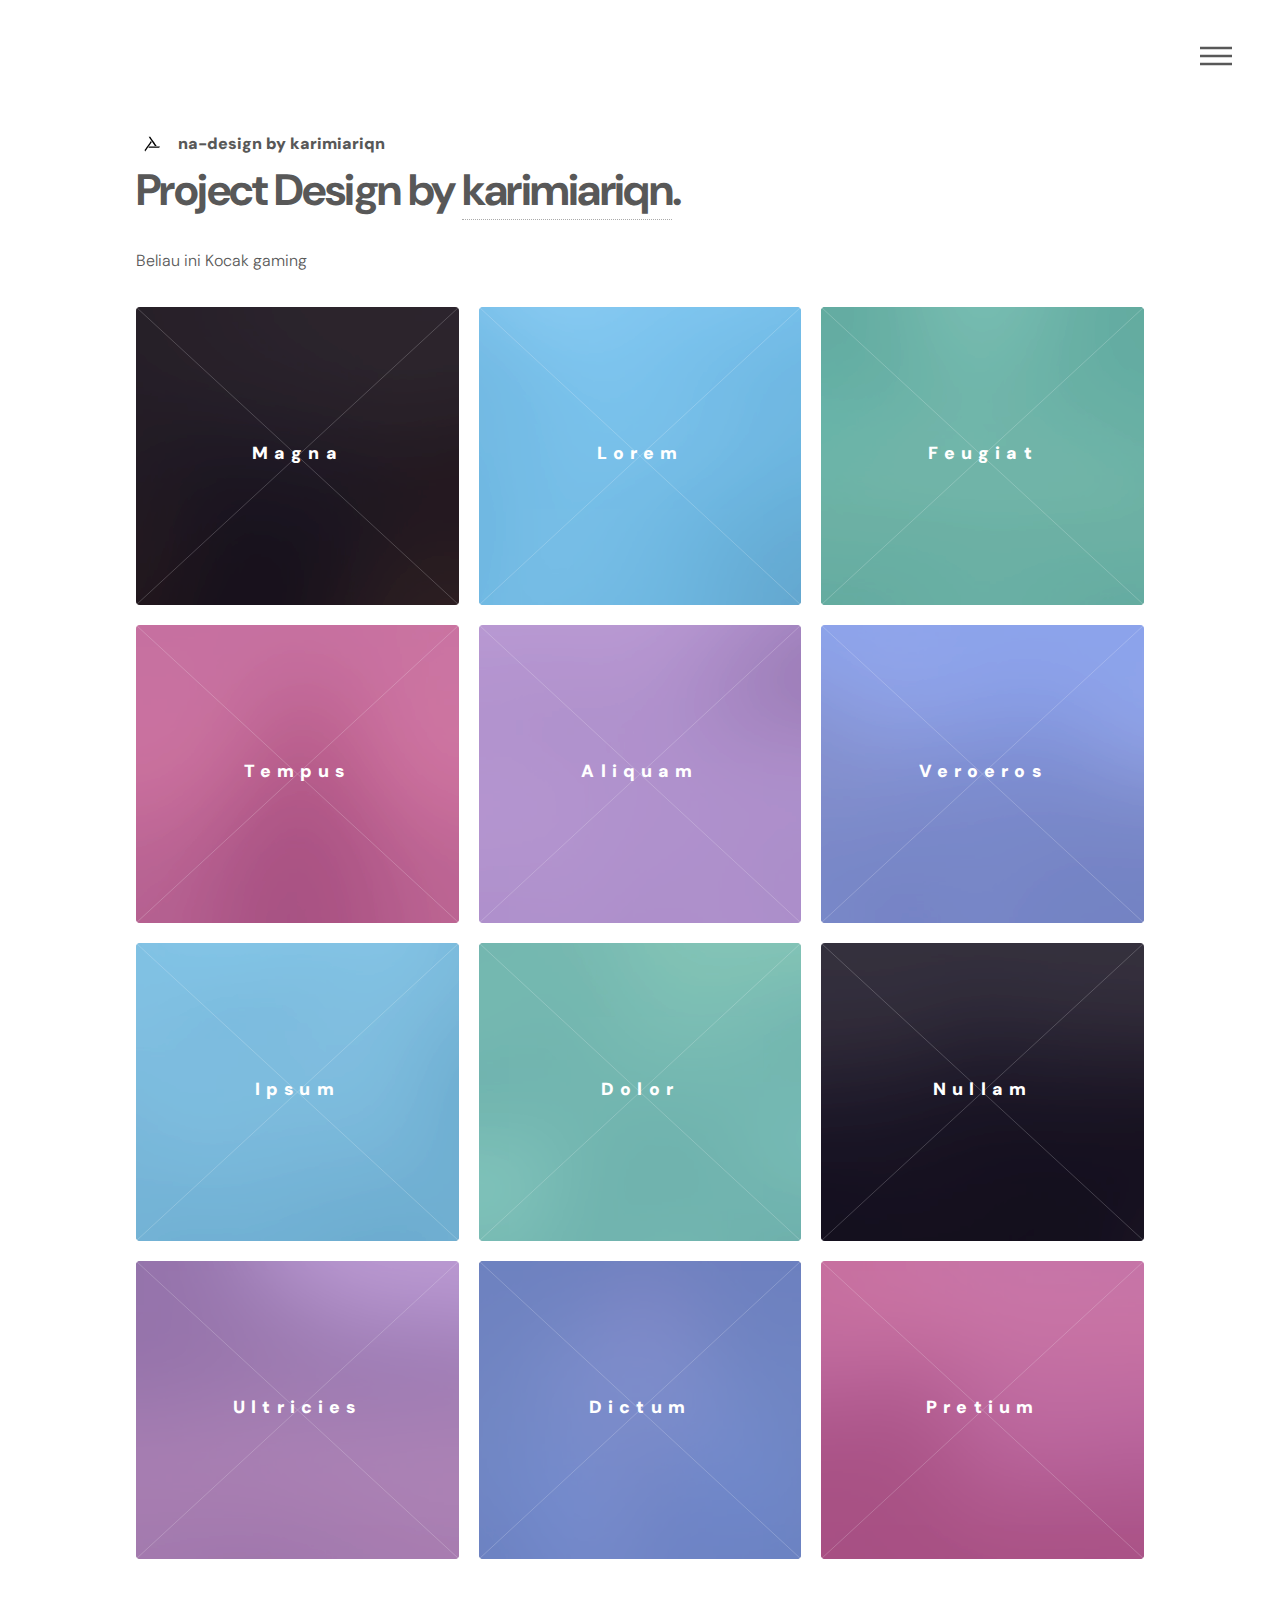
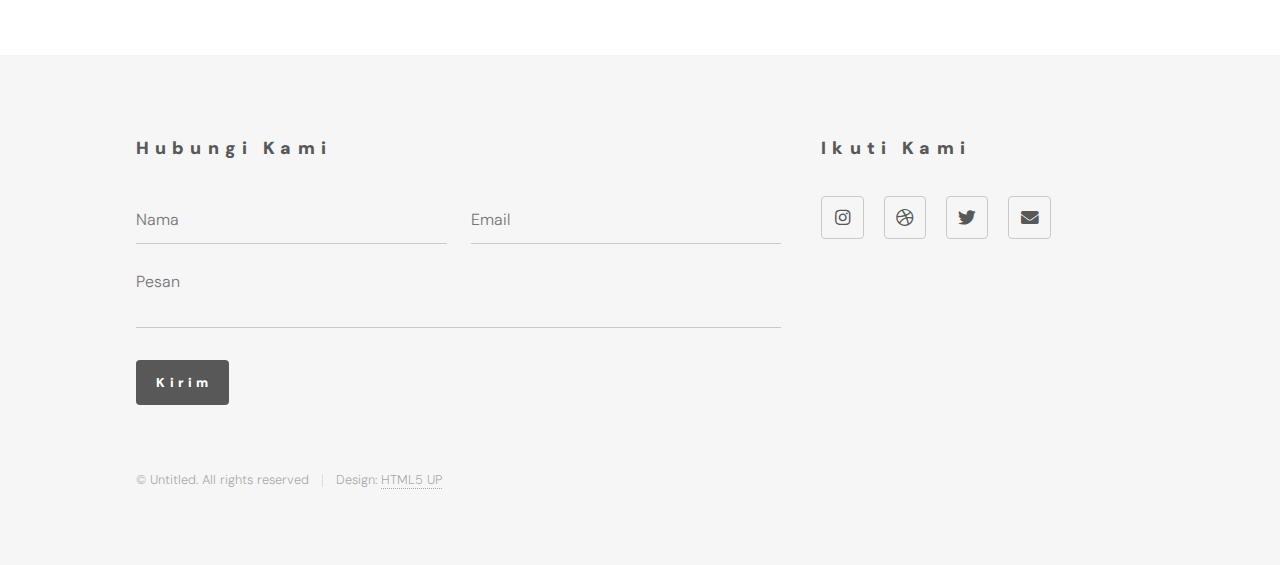
<file: index.html>
<!DOCTYPE HTML>
<!--
	Phantom by HTML5 UP
	html5up.net | @ajlkn
	Free for personal and commercial use under the CCA 3.0 license (html5up.net/license)
-->
<html>
	<head>
		<title>na-design by karimiariqn </title>
		<meta charset="utf-8" />
		<meta name="viewport" content="width=device-width, initial-scale=1, user-scalable=no" />
		<link rel="stylesheet" href="assets/css/main.css" />
		<noscript><link rel="stylesheet" href="assets/css/noscript.css" /></noscript>
	</head>
	<body class="is-preload">
		<!-- Wrapper -->
			<div id="wrapper">

				<!-- Header -->
					<header id="header">
						<div class="inner">

							<!-- Logo -->
								<a href="index.html" class="logo">
									<span class="symbol"><img src="images/logo.svg" alt="" /></span><span class="title">na-design by karimiariqn</span>
								</a>

							<!-- Nav -->
								<nav>
									<ul>
										<li><a href="#menu">Menu</a></li>
									</ul>
								</nav>

						</div>
					</header>

				<!-- Menu -->
					<nav id="menu">
						<h2>Menu</h2>
						<ul>
							<li><a href="index.html">Home</a></li>
							<li><a href="generic.html">Ipsum veroeros</a></li>
							<li><a href="generic.html">Tempus etiam</a></li>
							<li><a href="generic.html">Consequat dolor</a></li>
							<li><a href="elements.html">Elements</a></li>
						</ul>
					</nav>

				<!-- Main -->
					<div id="main">
						<div class="inner">
							<header>
								<h1>Project Design by <a href="https://karimiariqn.my.id">karimiariqn</a>.</h1>
								<p>Beliau ini Kocak gaming</p>
							</header>
							<section class="tiles">
								<article class="style1">
									<span class="image">
										<img src="images/pic01.jpg" alt="" />
									</span>
									<a href="generic.html">
										<h2>Magna</h2>
										<div class="content">
											<p>Sed nisl arcu euismod sit amet nisi lorem etiam dolor veroeros et feugiat.</p>
										</div>
									</a>
								</article>
								<article class="style2">
									<span class="image">
										<img src="images/pic02.jpg" alt="" />
									</span>
									<a href="generic.html">
										<h2>Lorem</h2>
										<div class="content">
											<p>Sed nisl arcu euismod sit amet nisi lorem etiam dolor veroeros et feugiat.</p>
										</div>
									</a>
								</article>
								<article class="style3">
									<span class="image">
										<img src="images/pic03.jpg" alt="" />
									</span>
									<a href="generic.html">
										<h2>Feugiat</h2>
										<div class="content">
											<p>Sed nisl arcu euismod sit amet nisi lorem etiam dolor veroeros et feugiat.</p>
										</div>
									</a>
								</article>
								<article class="style4">
									<span class="image">
										<img src="images/pic04.jpg" alt="" />
									</span>
									<a href="generic.html">
										<h2>Tempus</h2>
										<div class="content">
											<p>Sed nisl arcu euismod sit amet nisi lorem etiam dolor veroeros et feugiat.</p>
										</div>
									</a>
								</article>
								<article class="style5">
									<span class="image">
										<img src="images/pic05.jpg" alt="" />
									</span>
									<a href="generic.html">
										<h2>Aliquam</h2>
										<div class="content">
											<p>Sed nisl arcu euismod sit amet nisi lorem etiam dolor veroeros et feugiat.</p>
										</div>
									</a>
								</article>
								<article class="style6">
									<span class="image">
										<img src="images/pic06.jpg" alt="" />
									</span>
									<a href="generic.html">
										<h2>Veroeros</h2>
										<div class="content">
											<p>Sed nisl arcu euismod sit amet nisi lorem etiam dolor veroeros et feugiat.</p>
										</div>
									</a>
								</article>
								<article class="style2">
									<span class="image">
										<img src="images/pic07.jpg" alt="" />
									</span>
									<a href="generic.html">
										<h2>Ipsum</h2>
										<div class="content">
											<p>Sed nisl arcu euismod sit amet nisi lorem etiam dolor veroeros et feugiat.</p>
										</div>
									</a>
								</article>
								<article class="style3">
									<span class="image">
										<img src="images/pic08.jpg" alt="" />
									</span>
									<a href="generic.html">
										<h2>Dolor</h2>
										<div class="content">
											<p>Sed nisl arcu euismod sit amet nisi lorem etiam dolor veroeros et feugiat.</p>
										</div>
									</a>
								</article>
								<article class="style1">
									<span class="image">
										<img src="images/pic09.jpg" alt="" />
									</span>
									<a href="generic.html">
										<h2>Nullam</h2>
										<div class="content">
											<p>Sed nisl arcu euismod sit amet nisi lorem etiam dolor veroeros et feugiat.</p>
										</div>
									</a>
								</article>
								<article class="style5">
									<span class="image">
										<img src="images/pic10.jpg" alt="" />
									</span>
									<a href="generic.html">
										<h2>Ultricies</h2>
										<div class="content">
											<p>Sed nisl arcu euismod sit amet nisi lorem etiam dolor veroeros et feugiat.</p>
										</div>
									</a>
								</article>
								<article class="style6">
									<span class="image">
										<img src="images/pic11.jpg" alt="" />
									</span>
									<a href="generic.html">
										<h2>Dictum</h2>
										<div class="content">
											<p>Sed nisl arcu euismod sit amet nisi lorem etiam dolor veroeros et feugiat.</p>
										</div>
									</a>
								</article>
								<article class="style4">
									<span class="image">
										<img src="images/pic12.jpg" alt="" />
									</span>
									<a href="generic.html">
										<h2>Pretium</h2>
										<div class="content">
											<p>Sed nisl arcu euismod sit amet nisi lorem etiam dolor veroeros et feugiat.</p>
										</div>
									</a>
								</article>
							</section>
						</div>
					</div>

				<!-- Footer -->
					<footer id="footer">
						<div class="inner">
							<section>
								<h2>Hubungi Kami</h2>
								<form method="post" action="#">
									<div class="fields">
										<div class="field half">
											<input type="text" name="name" id="name" placeholder="Nama" />
										</div>
										<div class="field half">
											<input type="email" name="email" id="email" placeholder="Email" />
										</div>
										<div class="field">
											<textarea name="message" id="message" placeholder="Pesan"></textarea>
										</div>
									</div>
									<ul class="actions">
										<li><input type="submit" value="Kirim" class="primary" /></li>
									</ul>
								</form>
							</section>
							<section>
								<h2>Ikuti Kami</h2>
								<ul class="icons">
									<li><a href="#" class="icon brands style2 fa-instagram"><span class="label">Instagram</span></a></li>
									<li><a href="#" class="icon brands style2 fa-dribbble"><span class="label">Dribbble</span></a></li>
									<li><a href="#" class="icon brands style2 fa-twitter"><span class="label">Twitter</span></a></li>
									<li><a href="#" class="icon solid style2 fa-envelope"><span class="label">Email</span></a></li>
								</ul>
							</section>
							<ul class="copyright">
								<li>&copy; Untitled. All rights reserved</li><li>Design: <a href="http://html5up.net">HTML5 UP</a></li>
							</ul>
						</div>
					</footer>

			</div>

		<!-- Scripts -->
			<script src="assets/js/jquery.min.js"></script>
			<script src="assets/js/browser.min.js"></script>
			<script src="assets/js/breakpoints.min.js"></script>
			<script src="assets/js/util.js"></script>
			<script src="assets/js/main.js"></script>

	</body>
</html>
</file>
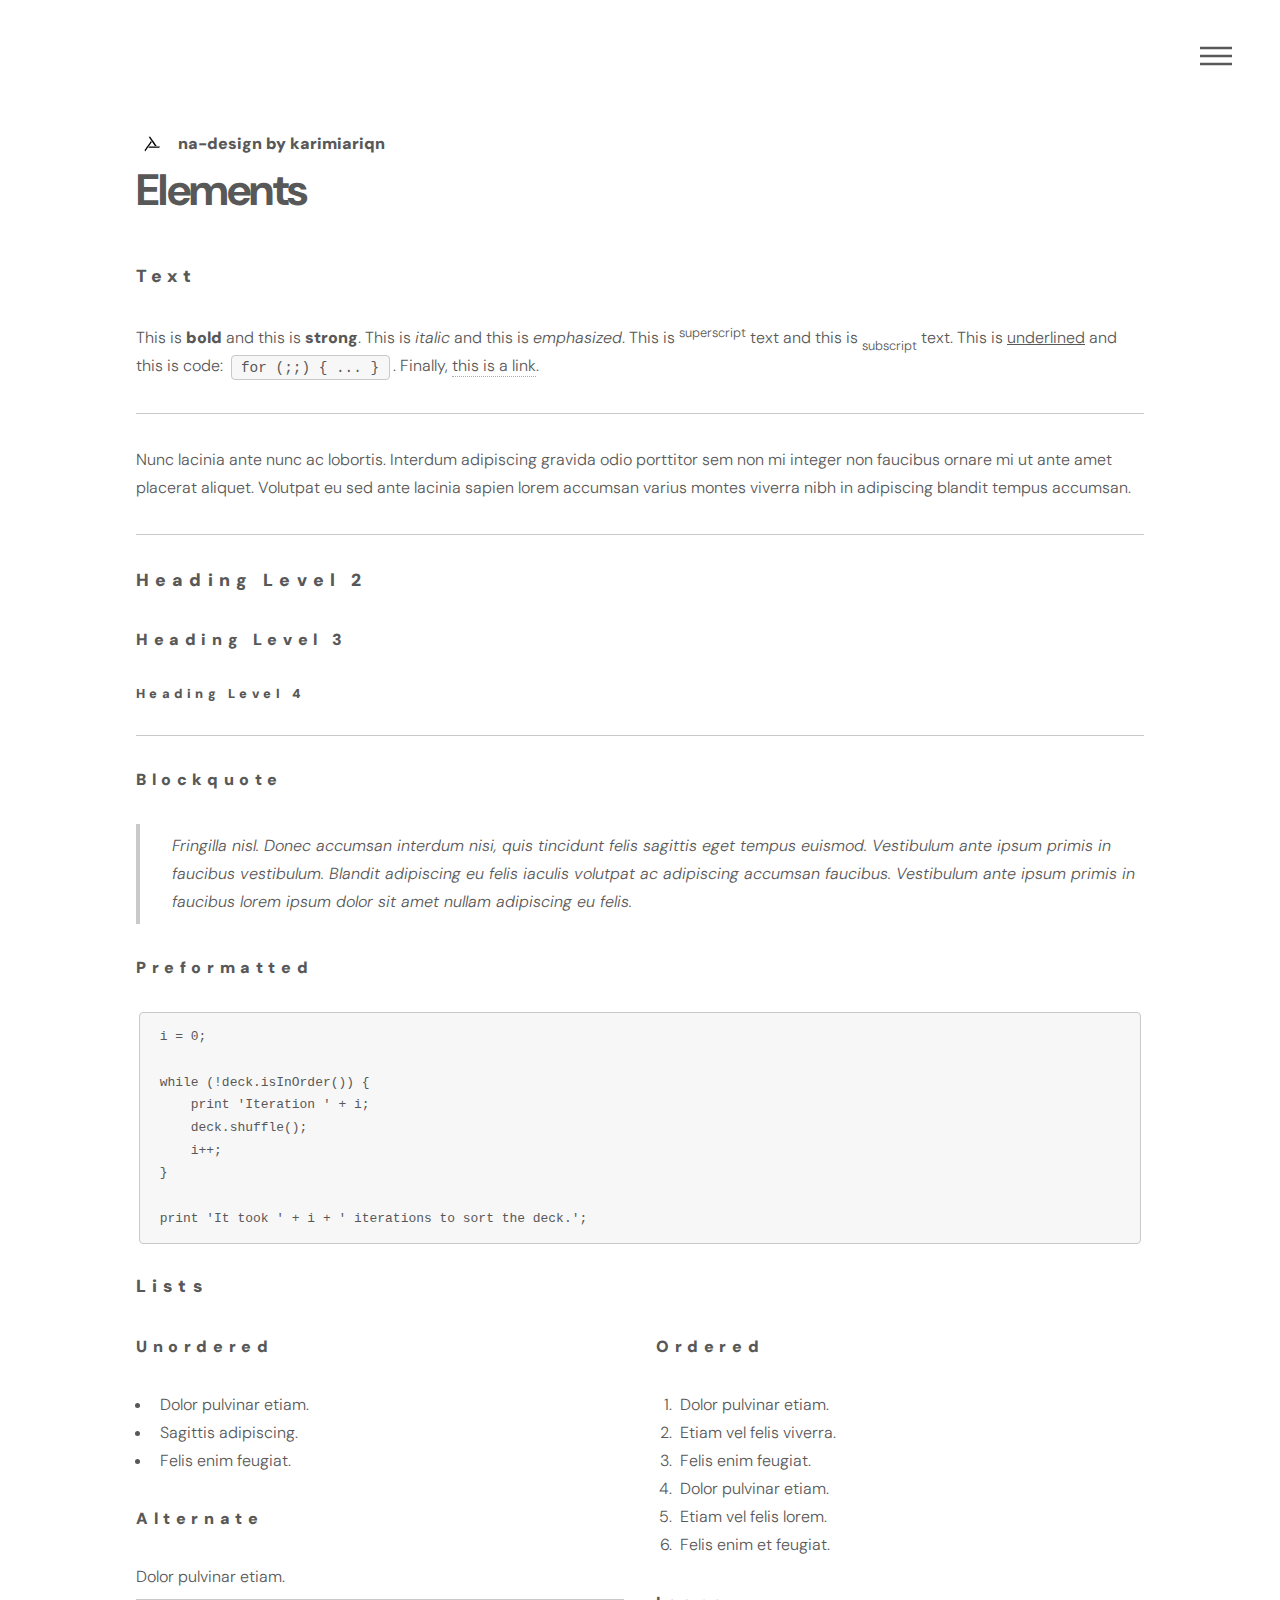
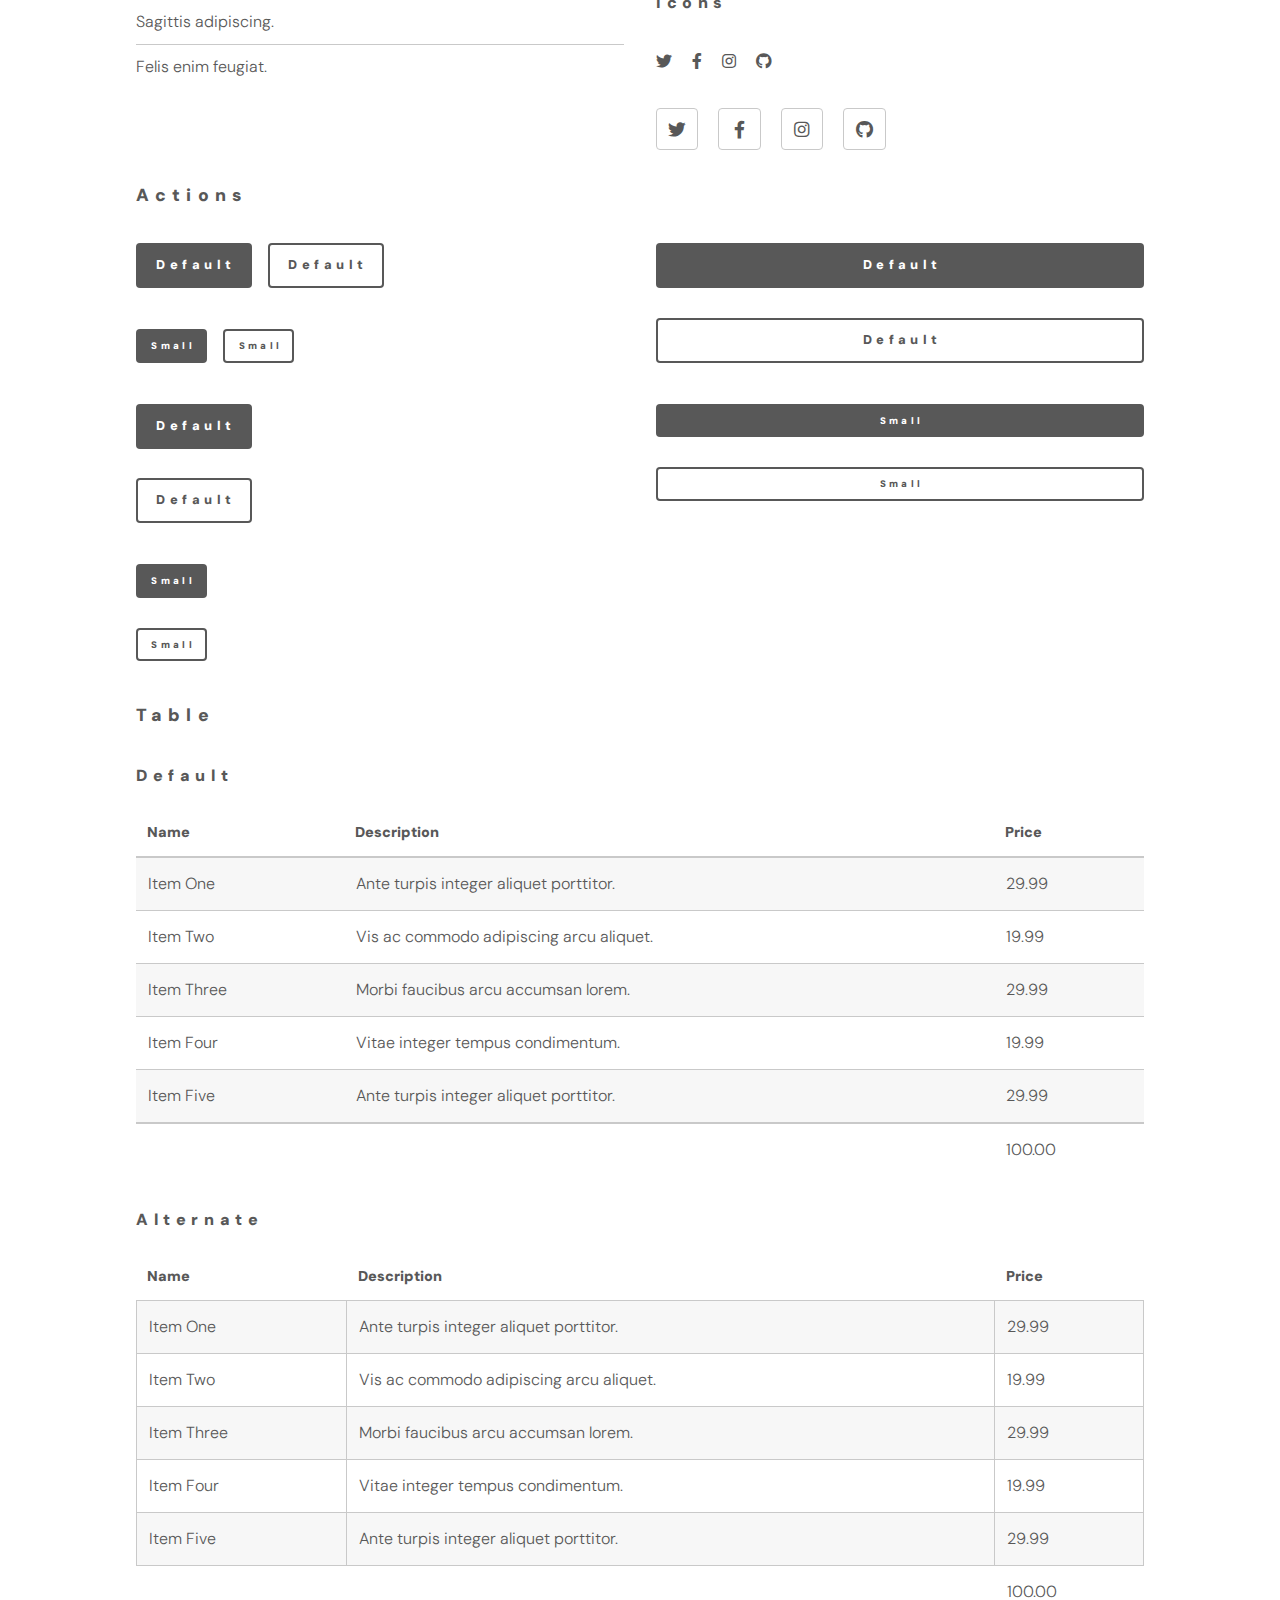
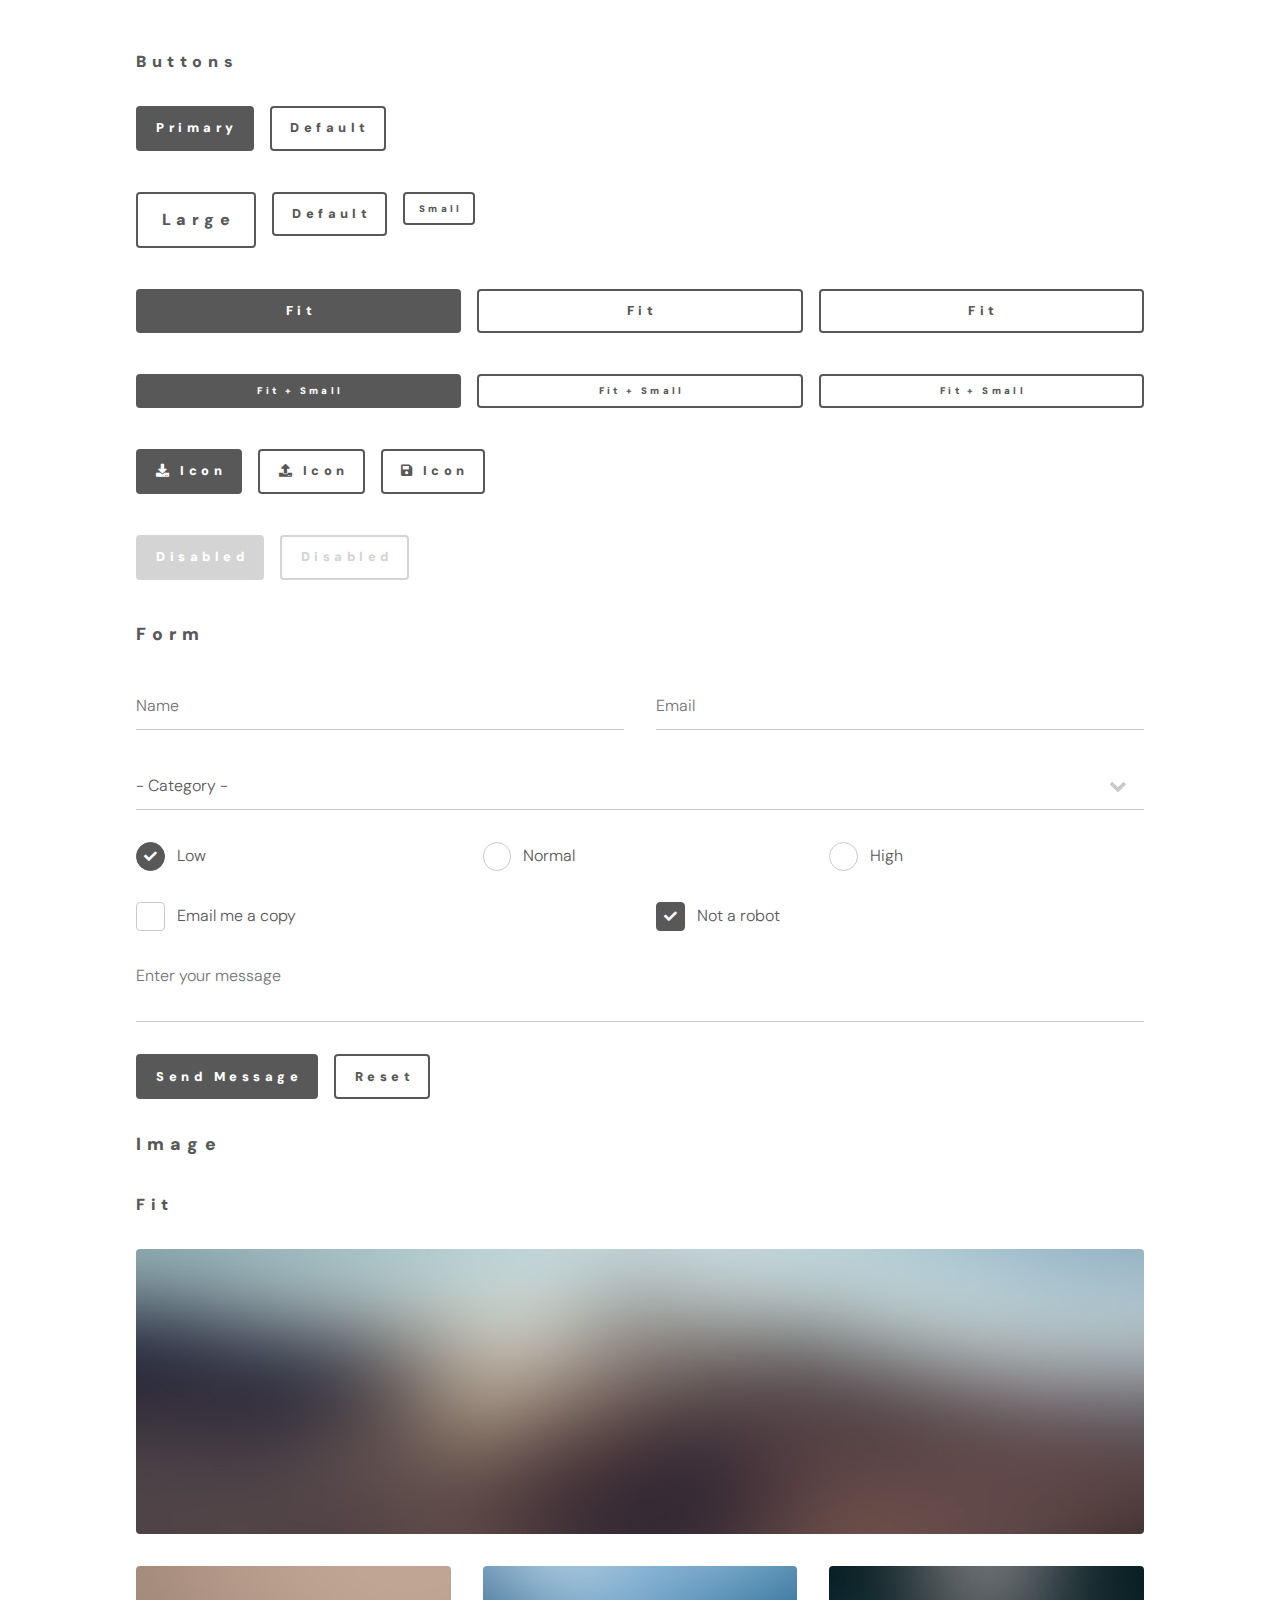
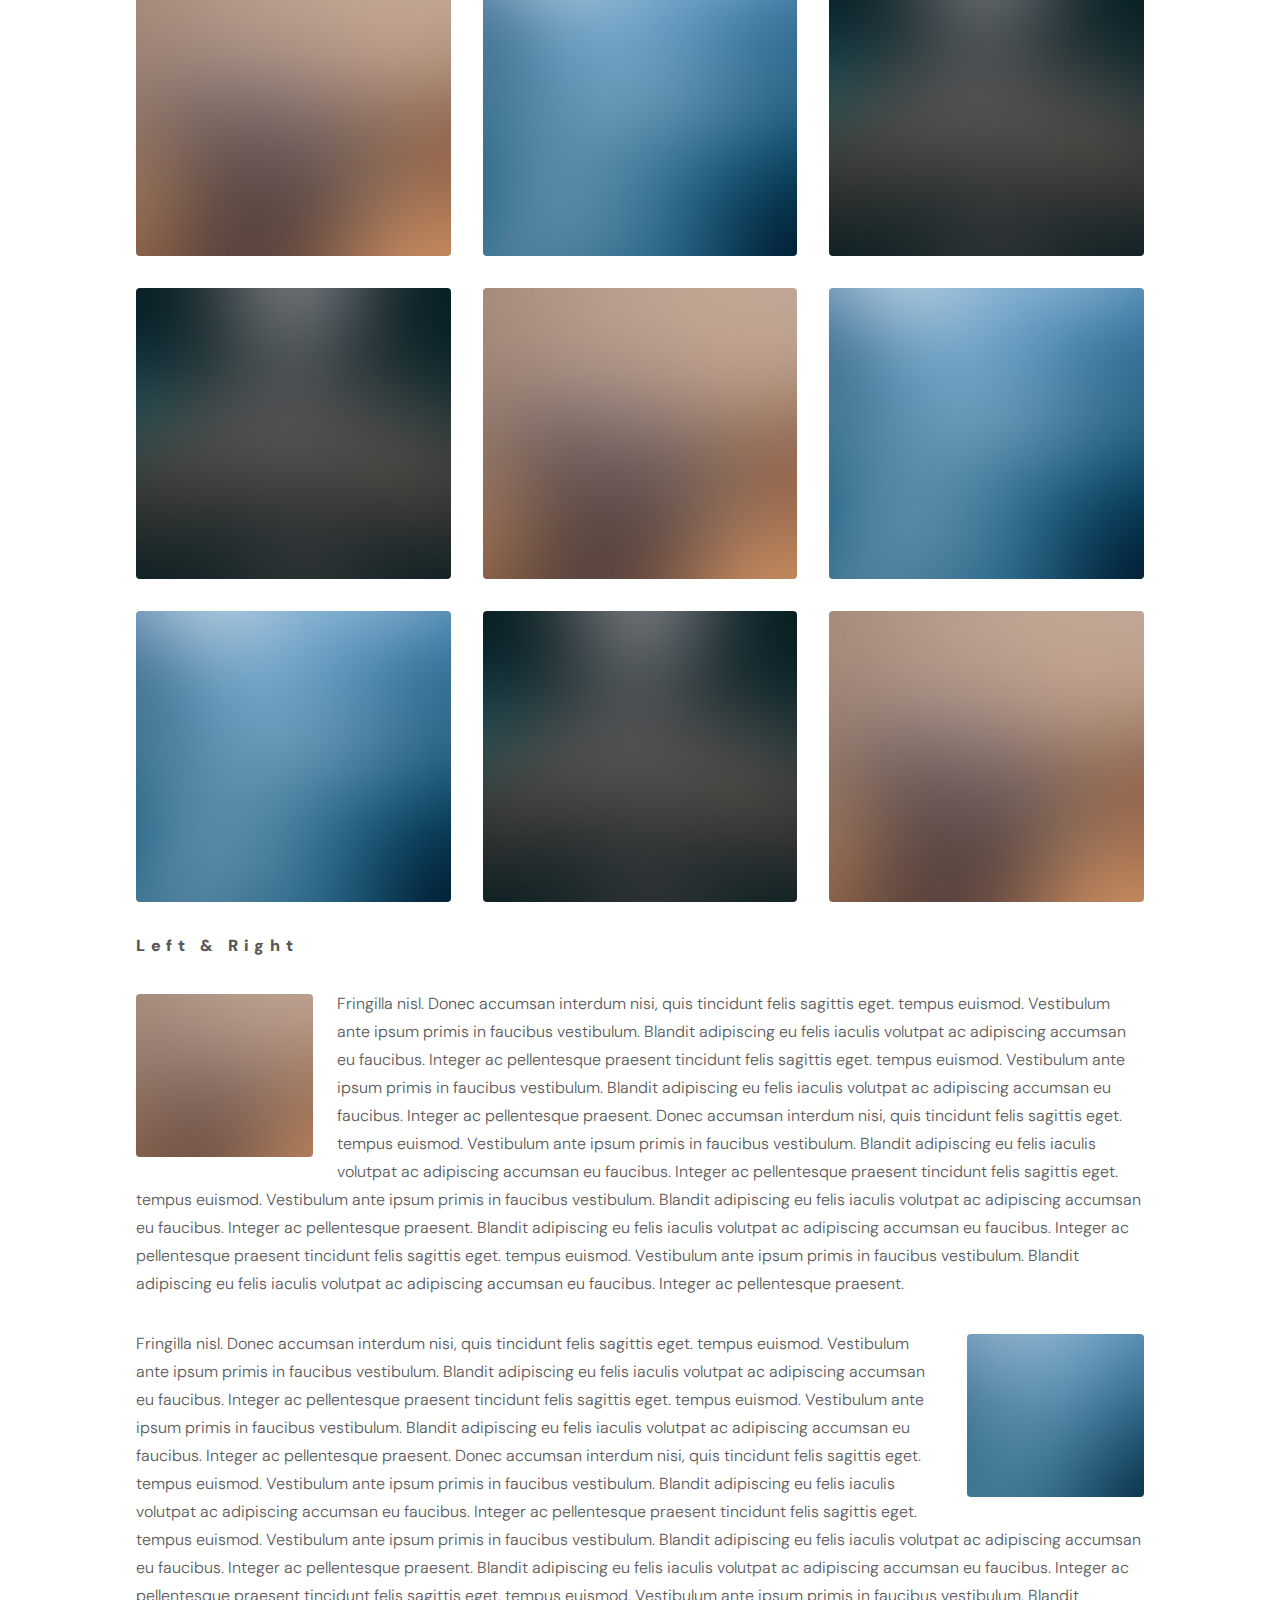
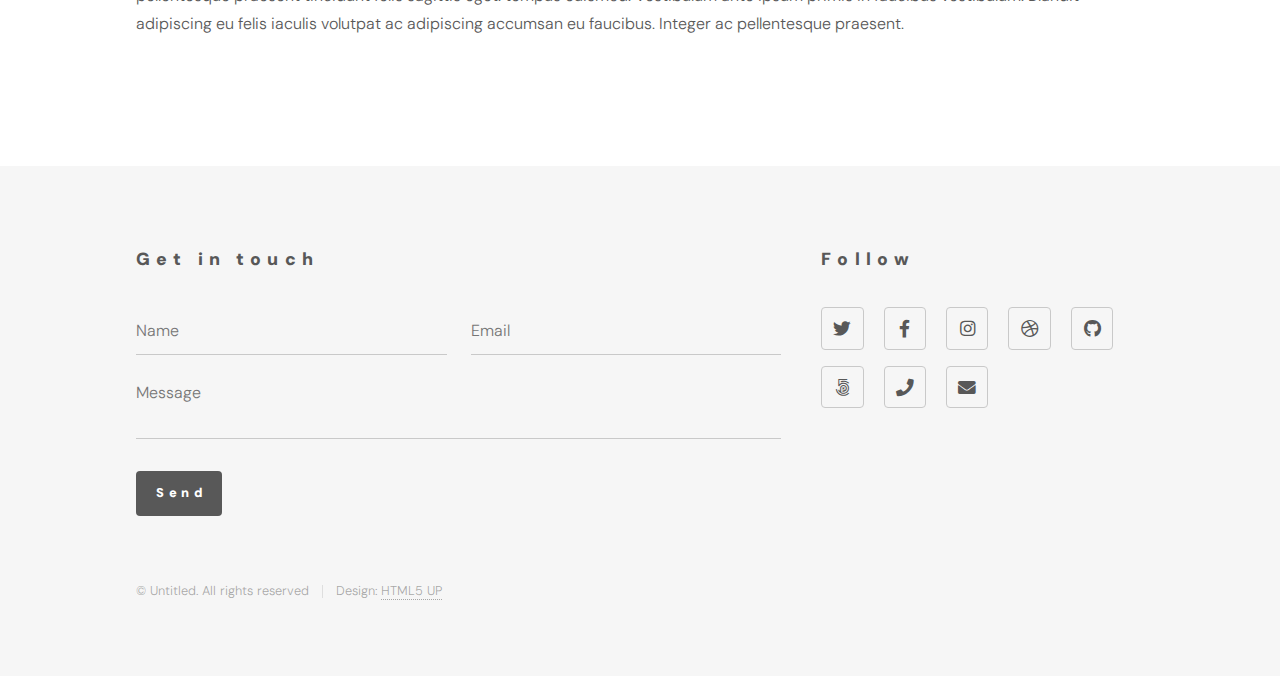
<file: elements.html>
<!DOCTYPE HTML>
<!--
	Phantom by HTML5 UP
	html5up.net | @ajlkn
	Free for personal and commercial use under the CCA 3.0 license (html5up.net/license)
-->
<html>
	<head>
		<title>Elements - Phantom by HTML5 UP</title>
		<meta charset="utf-8" />
		<meta name="viewport" content="width=device-width, initial-scale=1, user-scalable=no" />
		<link rel="stylesheet" href="assets/css/main.css" />
		<noscript><link rel="stylesheet" href="assets/css/noscript.css" /></noscript>
	</head>
	<body class="is-preload">
		<!-- Wrapper -->
			<div id="wrapper">

				<!-- Header -->
					<header id="header">
						<div class="inner">

							<!-- Logo -->
								<a href="index.html" class="logo">
									<span class="symbol"><img src="images/logo.svg" alt="" /></span><span class="title">na-design by karimiariqn</span>
								</a>

							<!-- Nav -->
								<nav>
									<ul>
										<li><a href="#menu">Menu</a></li>
									</ul>
								</nav>

						</div>
					</header>

				<!-- Menu -->
					<nav id="menu">
						<h2>Menu</h2>
						<ul>
							<li><a href="index.html">Home</a></li>
							<li><a href="generic.html">Ipsum veroeros</a></li>
							<li><a href="elements.html">Elements</a></li>
						</ul>
					</nav>

				<!-- Main -->
					<div id="main">
						<div class="inner">
							<h1>Elements</h1>

							<!-- Text -->
								<section>
									<h2>Text</h2>
									<p>This is <b>bold</b> and this is <strong>strong</strong>. This is <i>italic</i> and this is <em>emphasized</em>.
									This is <sup>superscript</sup> text and this is <sub>subscript</sub> text.
									This is <u>underlined</u> and this is code: <code>for (;;) { ... }</code>. Finally, <a href="#">this is a link</a>.</p>
									<hr />
									<p>Nunc lacinia ante nunc ac lobortis. Interdum adipiscing gravida odio porttitor sem non mi integer non faucibus ornare mi ut ante amet placerat aliquet. Volutpat eu sed ante lacinia sapien lorem accumsan varius montes viverra nibh in adipiscing blandit tempus accumsan.</p>
									<hr />
									<h2>Heading Level 2</h2>
									<h3>Heading Level 3</h3>
									<h4>Heading Level 4</h4>
									<hr />
									<h3>Blockquote</h3>
									<blockquote>Fringilla nisl. Donec accumsan interdum nisi, quis tincidunt felis sagittis eget tempus euismod. Vestibulum ante ipsum primis in faucibus vestibulum. Blandit adipiscing eu felis iaculis volutpat ac adipiscing accumsan faucibus. Vestibulum ante ipsum primis in faucibus lorem ipsum dolor sit amet nullam adipiscing eu felis.</blockquote>
									<h3>Preformatted</h3>
									<pre><code>i = 0;

while (!deck.isInOrder()) {
    print 'Iteration ' + i;
    deck.shuffle();
    i++;
}

print 'It took ' + i + ' iterations to sort the deck.';</code></pre>
								</section>

							<!-- Lists -->
								<section>
									<h2>Lists</h2>
									<div class="row">
										<div class="col-6 col-12-medium">
											<h3>Unordered</h3>
											<ul>
												<li>Dolor pulvinar etiam.</li>
												<li>Sagittis adipiscing.</li>
												<li>Felis enim feugiat.</li>
											</ul>
											<h3>Alternate</h3>
											<ul class="alt">
												<li>Dolor pulvinar etiam.</li>
												<li>Sagittis adipiscing.</li>
												<li>Felis enim feugiat.</li>
											</ul>
										</div>
										<div class="col-6 col-12-medium">
											<h3>Ordered</h3>
											<ol>
												<li>Dolor pulvinar etiam.</li>
												<li>Etiam vel felis viverra.</li>
												<li>Felis enim feugiat.</li>
												<li>Dolor pulvinar etiam.</li>
												<li>Etiam vel felis lorem.</li>
												<li>Felis enim et feugiat.</li>
											</ol>
											<h3>Icons</h3>
											<ul class="icons">
												<li><a href="#" class="icon brands style1 fa-twitter"><span class="label">Twitter</span></a></li>
												<li><a href="#" class="icon brands style1 fa-facebook-f"><span class="label">Facebook</span></a></li>
												<li><a href="#" class="icon brands style1 fa-instagram"><span class="label">Instagram</span></a></li>
												<li><a href="#" class="icon brands style1 fa-github"><span class="label">Github</span></a></li>
											</ul>
											<ul class="icons">
												<li><a href="#" class="icon brands style2 fa-twitter"><span class="label">Twitter</span></a></li>
												<li><a href="#" class="icon brands style2 fa-facebook-f"><span class="label">Facebook</span></a></li>
												<li><a href="#" class="icon brands style2 fa-instagram"><span class="label">Instagram</span></a></li>
												<li><a href="#" class="icon brands style2 fa-github"><span class="label">Github</span></a></li>
											</ul>
										</div>
									</div>
									<h2>Actions</h2>
									<div class="row">
										<div class="col-6 col-12-medium">
											<ul class="actions">
												<li><a href="#" class="button primary">Default</a></li>
												<li><a href="#" class="button">Default</a></li>
											</ul>
											<ul class="actions small">
												<li><a href="#" class="button primary small">Small</a></li>
												<li><a href="#" class="button small">Small</a></li>
											</ul>
											<ul class="actions stacked">
												<li><a href="#" class="button primary">Default</a></li>
												<li><a href="#" class="button">Default</a></li>
											</ul>
											<ul class="actions stacked">
												<li><a href="#" class="button primary small">Small</a></li>
												<li><a href="#" class="button small">Small</a></li>
											</ul>
										</div>
										<div class="col-6 col-12-medium">
											<ul class="actions stacked">
												<li><a href="#" class="button primary fit">Default</a></li>
												<li><a href="#" class="button fit">Default</a></li>
											</ul>
											<ul class="actions stacked">
												<li><a href="#" class="button primary small fit">Small</a></li>
												<li><a href="#" class="button small fit">Small</a></li>
											</ul>
										</div>
									</div>
								</section>

							<!-- Table -->
								<section>
									<h2>Table</h2>
									<h3>Default</h3>
									<div class="table-wrapper">
										<table>
											<thead>
												<tr>
													<th>Name</th>
													<th>Description</th>
													<th>Price</th>
												</tr>
											</thead>
											<tbody>
												<tr>
													<td>Item One</td>
													<td>Ante turpis integer aliquet porttitor.</td>
													<td>29.99</td>
												</tr>
												<tr>
													<td>Item Two</td>
													<td>Vis ac commodo adipiscing arcu aliquet.</td>
													<td>19.99</td>
												</tr>
												<tr>
													<td>Item Three</td>
													<td> Morbi faucibus arcu accumsan lorem.</td>
													<td>29.99</td>
												</tr>
												<tr>
													<td>Item Four</td>
													<td>Vitae integer tempus condimentum.</td>
													<td>19.99</td>
												</tr>
												<tr>
													<td>Item Five</td>
													<td>Ante turpis integer aliquet porttitor.</td>
													<td>29.99</td>
												</tr>
											</tbody>
											<tfoot>
												<tr>
													<td colspan="2"></td>
													<td>100.00</td>
												</tr>
											</tfoot>
										</table>
									</div>

									<h3>Alternate</h3>
									<div class="table-wrapper">
										<table class="alt">
											<thead>
												<tr>
													<th>Name</th>
													<th>Description</th>
													<th>Price</th>
												</tr>
											</thead>
											<tbody>
												<tr>
													<td>Item One</td>
													<td>Ante turpis integer aliquet porttitor.</td>
													<td>29.99</td>
												</tr>
												<tr>
													<td>Item Two</td>
													<td>Vis ac commodo adipiscing arcu aliquet.</td>
													<td>19.99</td>
												</tr>
												<tr>
													<td>Item Three</td>
													<td> Morbi faucibus arcu accumsan lorem.</td>
													<td>29.99</td>
												</tr>
												<tr>
													<td>Item Four</td>
													<td>Vitae integer tempus condimentum.</td>
													<td>19.99</td>
												</tr>
												<tr>
													<td>Item Five</td>
													<td>Ante turpis integer aliquet porttitor.</td>
													<td>29.99</td>
												</tr>
											</tbody>
											<tfoot>
												<tr>
													<td colspan="2"></td>
													<td>100.00</td>
												</tr>
											</tfoot>
										</table>
									</div>
								</section>

							<!-- Buttons -->
								<section>
									<h3>Buttons</h3>
									<ul class="actions">
										<li><a href="#" class="button primary">Primary</a></li>
										<li><a href="#" class="button">Default</a></li>
									</ul>
									<ul class="actions">
										<li><a href="#" class="button large">Large</a></li>
										<li><a href="#" class="button">Default</a></li>
										<li><a href="#" class="button small">Small</a></li>
									</ul>
									<ul class="actions fit">
										<li><a href="#" class="button primary fit">Fit</a></li>
										<li><a href="#" class="button fit">Fit</a></li>
										<li><a href="#" class="button fit">Fit</a></li>
									</ul>
									<ul class="actions fit small">
										<li><a href="#" class="button primary fit small">Fit + Small</a></li>
										<li><a href="#" class="button fit small">Fit + Small</a></li>
										<li><a href="#" class="button fit small">Fit + Small</a></li>
									</ul>
									<ul class="actions">
										<li><a href="#" class="button primary icon solid fa-download">Icon</a></li>
										<li><a href="#" class="button icon solid fa-upload">Icon</a></li>
										<li><a href="#" class="button icon solid fa-save">Icon</a></li>
									</ul>
									<ul class="actions">
										<li><span class="button primary disabled">Disabled</span></li>
										<li><span class="button disabled">Disabled</span></li>
									</ul>
								</section>

							<!-- Form -->
								<section>
									<h2>Form</h2>
									<form method="post" action="#">
										<div class="row gtr-uniform">
											<div class="col-6 col-12-xsmall">
												<input type="text" name="demo-name" id="demo-name" value="" placeholder="Name" />
											</div>
											<div class="col-6 col-12-xsmall">
												<input type="email" name="demo-email" id="demo-email" value="" placeholder="Email" />
											</div>
											<div class="col-12">
												<select name="demo-category" id="demo-category">
													<option value="">- Category -</option>
													<option value="1">Manufacturing</option>
													<option value="1">Shipping</option>
													<option value="1">Administration</option>
													<option value="1">Human Resources</option>
												</select>
											</div>
											<div class="col-4 col-12-small">
												<input type="radio" id="demo-priority-low" name="demo-priority" checked>
												<label for="demo-priority-low">Low</label>
											</div>
											<div class="col-4 col-12-small">
												<input type="radio" id="demo-priority-normal" name="demo-priority">
												<label for="demo-priority-normal">Normal</label>
											</div>
											<div class="col-4 col-12-small">
												<input type="radio" id="demo-priority-high" name="demo-priority">
												<label for="demo-priority-high">High</label>
											</div>
											<div class="col-6 col-12-small">
												<input type="checkbox" id="demo-copy" name="demo-copy">
												<label for="demo-copy">Email me a copy</label>
											</div>
											<div class="col-6 col-12-small">
												<input type="checkbox" id="demo-human" name="demo-human" checked>
												<label for="demo-human">Not a robot</label>
											</div>
											<div class="col-12">
												<textarea name="demo-message" id="demo-message" placeholder="Enter your message" rows="6"></textarea>
											</div>
											<div class="col-12">
												<ul class="actions">
													<li><input type="submit" value="Send Message" class="primary" /></li>
													<li><input type="reset" value="Reset" /></li>
												</ul>
											</div>
										</div>
									</form>
								</section>

							<!-- Image -->
								<section>
									<h2>Image</h2>
									<h3>Fit</h3>
									<div class="box alt">
										<div class="row gtr-uniform">
											<div class="col-12"><span class="image fit"><img src="images/pic13.jpg" alt="" /></span></div>
											<div class="col-4"><span class="image fit"><img src="images/pic01.jpg" alt="" /></span></div>
											<div class="col-4"><span class="image fit"><img src="images/pic02.jpg" alt="" /></span></div>
											<div class="col-4"><span class="image fit"><img src="images/pic03.jpg" alt="" /></span></div>
											<div class="col-4"><span class="image fit"><img src="images/pic03.jpg" alt="" /></span></div>
											<div class="col-4"><span class="image fit"><img src="images/pic01.jpg" alt="" /></span></div>
											<div class="col-4"><span class="image fit"><img src="images/pic02.jpg" alt="" /></span></div>
											<div class="col-4"><span class="image fit"><img src="images/pic02.jpg" alt="" /></span></div>
											<div class="col-4"><span class="image fit"><img src="images/pic03.jpg" alt="" /></span></div>
											<div class="col-4"><span class="image fit"><img src="images/pic01.jpg" alt="" /></span></div>
										</div>
									</div>
									<h3>Left &amp; Right</h3>
									<p><span class="image left"><img src="images/pic14.jpg" alt="" /></span>Fringilla nisl. Donec accumsan interdum nisi, quis tincidunt felis sagittis eget. tempus euismod. Vestibulum ante ipsum primis in faucibus vestibulum. Blandit adipiscing eu felis iaculis volutpat ac adipiscing accumsan eu faucibus. Integer ac pellentesque praesent tincidunt felis sagittis eget. tempus euismod. Vestibulum ante ipsum primis in faucibus vestibulum. Blandit adipiscing eu felis iaculis volutpat ac adipiscing accumsan eu faucibus. Integer ac pellentesque praesent. Donec accumsan interdum nisi, quis tincidunt felis sagittis eget. tempus euismod. Vestibulum ante ipsum primis in faucibus vestibulum. Blandit adipiscing eu felis iaculis volutpat ac adipiscing accumsan eu faucibus. Integer ac pellentesque praesent tincidunt felis sagittis eget. tempus euismod. Vestibulum ante ipsum primis in faucibus vestibulum. Blandit adipiscing eu felis iaculis volutpat ac adipiscing accumsan eu faucibus. Integer ac pellentesque praesent. Blandit adipiscing eu felis iaculis volutpat ac adipiscing accumsan eu faucibus. Integer ac pellentesque praesent tincidunt felis sagittis eget. tempus euismod. Vestibulum ante ipsum primis in faucibus vestibulum. Blandit adipiscing eu felis iaculis volutpat ac adipiscing accumsan eu faucibus. Integer ac pellentesque praesent.</p>
									<p><span class="image right"><img src="images/pic15.jpg" alt="" /></span>Fringilla nisl. Donec accumsan interdum nisi, quis tincidunt felis sagittis eget. tempus euismod. Vestibulum ante ipsum primis in faucibus vestibulum. Blandit adipiscing eu felis iaculis volutpat ac adipiscing accumsan eu faucibus. Integer ac pellentesque praesent tincidunt felis sagittis eget. tempus euismod. Vestibulum ante ipsum primis in faucibus vestibulum. Blandit adipiscing eu felis iaculis volutpat ac adipiscing accumsan eu faucibus. Integer ac pellentesque praesent. Donec accumsan interdum nisi, quis tincidunt felis sagittis eget. tempus euismod. Vestibulum ante ipsum primis in faucibus vestibulum. Blandit adipiscing eu felis iaculis volutpat ac adipiscing accumsan eu faucibus. Integer ac pellentesque praesent tincidunt felis sagittis eget. tempus euismod. Vestibulum ante ipsum primis in faucibus vestibulum. Blandit adipiscing eu felis iaculis volutpat ac adipiscing accumsan eu faucibus. Integer ac pellentesque praesent. Blandit adipiscing eu felis iaculis volutpat ac adipiscing accumsan eu faucibus. Integer ac pellentesque praesent tincidunt felis sagittis eget. tempus euismod. Vestibulum ante ipsum primis in faucibus vestibulum. Blandit adipiscing eu felis iaculis volutpat ac adipiscing accumsan eu faucibus. Integer ac pellentesque praesent.</p>
								</section>

						</div>
					</div>

				<!-- Footer -->
					<footer id="footer">
						<div class="inner">
							<section>
								<h2>Get in touch</h2>
								<form method="post" action="#">
									<div class="fields">
										<div class="field half">
											<input type="text" name="name" id="name" placeholder="Name" />
										</div>
										<div class="field half">
											<input type="email" name="email" id="email" placeholder="Email" />
										</div>
										<div class="field">
											<textarea name="message" id="message" placeholder="Message"></textarea>
										</div>
									</div>
									<ul class="actions">
										<li><input type="submit" value="Send" class="primary" /></li>
									</ul>
								</form>
							</section>
							<section>
								<h2>Follow</h2>
								<ul class="icons">
									<li><a href="#" class="icon brands style2 fa-twitter"><span class="label">Twitter</span></a></li>
									<li><a href="#" class="icon brands style2 fa-facebook-f"><span class="label">Facebook</span></a></li>
									<li><a href="#" class="icon brands style2 fa-instagram"><span class="label">Instagram</span></a></li>
									<li><a href="#" class="icon brands style2 fa-dribbble"><span class="label">Dribbble</span></a></li>
									<li><a href="#" class="icon brands style2 fa-github"><span class="label">GitHub</span></a></li>
									<li><a href="#" class="icon brands style2 fa-500px"><span class="label">500px</span></a></li>
									<li><a href="#" class="icon solid style2 fa-phone"><span class="label">Phone</span></a></li>
									<li><a href="#" class="icon solid style2 fa-envelope"><span class="label">Email</span></a></li>
								</ul>
							</section>
							<ul class="copyright">
								<li>&copy; Untitled. All rights reserved</li><li>Design: <a href="http://html5up.net">HTML5 UP</a></li>
							</ul>
						</div>
					</footer>

			</div>

		<!-- Scripts -->
			<script src="assets/js/jquery.min.js"></script>
			<script src="assets/js/browser.min.js"></script>
			<script src="assets/js/breakpoints.min.js"></script>
			<script src="assets/js/util.js"></script>
			<script src="assets/js/main.js"></script>

	</body>
</html>
</file>
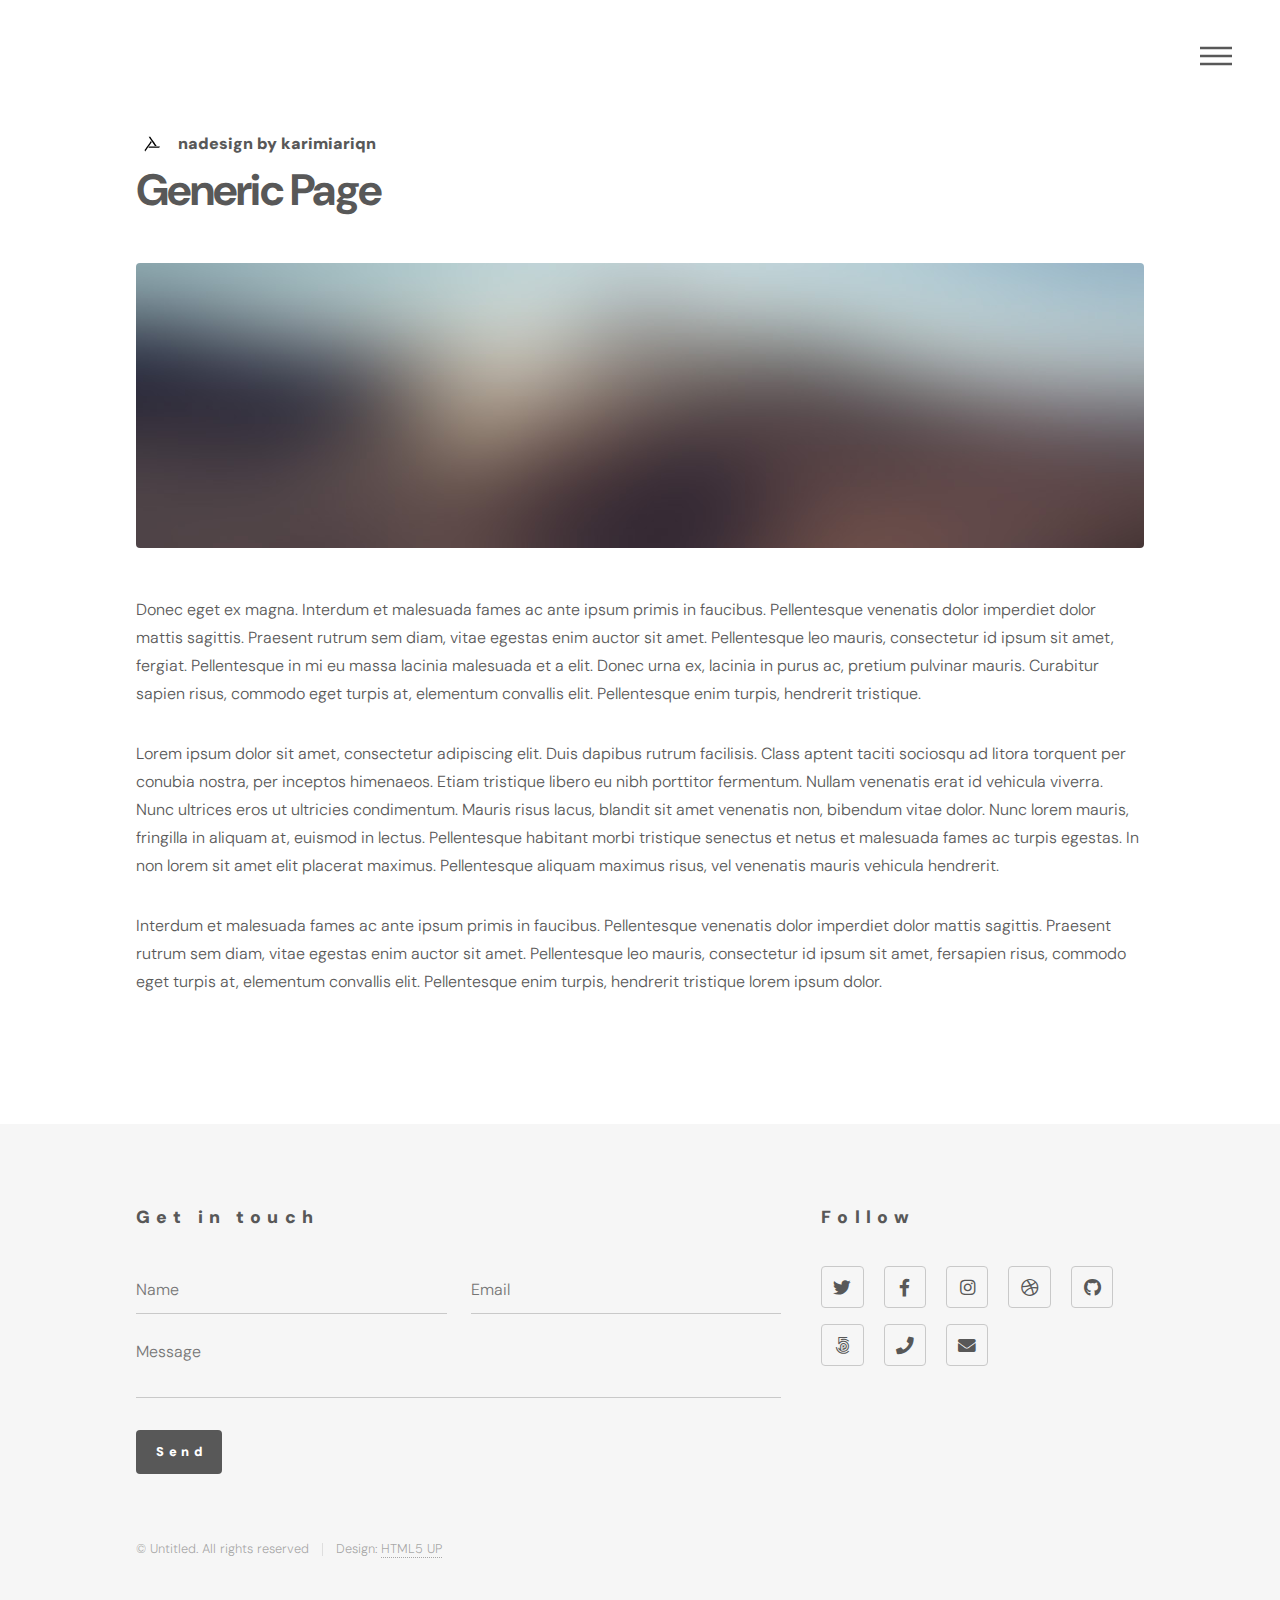
<file: generic.html>
<!DOCTYPE HTML>
<!--
	Phantom by HTML5 UP
	html5up.net | @ajlkn
	Free for personal and commercial use under the CCA 3.0 license (html5up.net/license)
-->
<html>
	<head>
		<title>Generic - Phantom by HTML5 UP</title>
		<meta charset="utf-8" />
		<meta name="viewport" content="width=device-width, initial-scale=1, user-scalable=no" />
		<link rel="stylesheet" href="assets/css/main.css" />
		<noscript><link rel="stylesheet" href="assets/css/noscript.css" /></noscript>
	</head>
	<body class="is-preload">
		<!-- Wrapper -->
			<div id="wrapper">

				<!-- Header -->
					<header id="header">
						<div class="inner">

							<!-- Logo -->
								<a href="index.html" class="logo">
									<span class="symbol"><img src="images/logo.svg" alt="" /></span><span class="title">nadesign by karimiariqn</span>
								</a>

							<!-- Nav -->
								<nav>
									<ul>
										<li><a href="#menu">Menu</a></li>
									</ul>
								</nav>

						</div>
					</header>

				<!-- Menu -->
					<nav id="menu">
						<h2>Menu</h2>
						<ul>
							<li><a href="index.html">Home</a></li>
							<li><a href="generic.html">Ipsum veroeros</a></li>
							<li><a href="generic.html">Tempus etiam</a></li>
							<li><a href="generic.html">Consequat dolor</a></li>
							<li><a href="elements.html">Elements</a></li>
						</ul>
					</nav>

				<!-- Main -->
					<div id="main">
						<div class="inner">
							<h1>Generic Page</h1>
							<span class="image main"><img src="images/pic13.jpg" alt="" /></span>
							<p>Donec eget ex magna. Interdum et malesuada fames ac ante ipsum primis in faucibus. Pellentesque venenatis dolor imperdiet dolor mattis sagittis. Praesent rutrum sem diam, vitae egestas enim auctor sit amet. Pellentesque leo mauris, consectetur id ipsum sit amet, fergiat. Pellentesque in mi eu massa lacinia malesuada et a elit. Donec urna ex, lacinia in purus ac, pretium pulvinar mauris. Curabitur sapien risus, commodo eget turpis at, elementum convallis elit. Pellentesque enim turpis, hendrerit tristique.</p>
							<p>Lorem ipsum dolor sit amet, consectetur adipiscing elit. Duis dapibus rutrum facilisis. Class aptent taciti sociosqu ad litora torquent per conubia nostra, per inceptos himenaeos. Etiam tristique libero eu nibh porttitor fermentum. Nullam venenatis erat id vehicula viverra. Nunc ultrices eros ut ultricies condimentum. Mauris risus lacus, blandit sit amet venenatis non, bibendum vitae dolor. Nunc lorem mauris, fringilla in aliquam at, euismod in lectus. Pellentesque habitant morbi tristique senectus et netus et malesuada fames ac turpis egestas. In non lorem sit amet elit placerat maximus. Pellentesque aliquam maximus risus, vel venenatis mauris vehicula hendrerit.</p>
							<p>Interdum et malesuada fames ac ante ipsum primis in faucibus. Pellentesque venenatis dolor imperdiet dolor mattis sagittis. Praesent rutrum sem diam, vitae egestas enim auctor sit amet. Pellentesque leo mauris, consectetur id ipsum sit amet, fersapien risus, commodo eget turpis at, elementum convallis elit. Pellentesque enim turpis, hendrerit tristique lorem ipsum dolor.</p>
						</div>
					</div>

				<!-- Footer -->
					<footer id="footer">
						<div class="inner">
							<section>
								<h2>Get in touch</h2>
								<form method="post" action="#">
									<div class="fields">
										<div class="field half">
											<input type="text" name="name" id="name" placeholder="Name" />
										</div>
										<div class="field half">
											<input type="email" name="email" id="email" placeholder="Email" />
										</div>
										<div class="field">
											<textarea name="message" id="message" placeholder="Message"></textarea>
										</div>
									</div>
									<ul class="actions">
										<li><input type="submit" value="Send" class="primary" /></li>
									</ul>
								</form>
							</section>
							<section>
								<h2>Follow</h2>
								<ul class="icons">
									<li><a href="#" class="icon brands style2 fa-twitter"><span class="label">Twitter</span></a></li>
									<li><a href="#" class="icon brands style2 fa-facebook-f"><span class="label">Facebook</span></a></li>
									<li><a href="#" class="icon brands style2 fa-instagram"><span class="label">Instagram</span></a></li>
									<li><a href="#" class="icon brands style2 fa-dribbble"><span class="label">Dribbble</span></a></li>
									<li><a href="#" class="icon brands style2 fa-github"><span class="label">GitHub</span></a></li>
									<li><a href="#" class="icon brands style2 fa-500px"><span class="label">500px</span></a></li>
									<li><a href="#" class="icon solid style2 fa-phone"><span class="label">Phone</span></a></li>
									<li><a href="#" class="icon solid style2 fa-envelope"><span class="label">Email</span></a></li>
								</ul>
							</section>
							<ul class="copyright">
								<li>&copy; Untitled. All rights reserved</li><li>Design: <a href="http://html5up.net">HTML5 UP</a></li>
							</ul>
						</div>
					</footer>

			</div>

		<!-- Scripts -->
			<script src="assets/js/jquery.min.js"></script>
			<script src="assets/js/browser.min.js"></script>
			<script src="assets/js/breakpoints.min.js"></script>
			<script src="assets/js/util.js"></script>
			<script src="assets/js/main.js"></script>

	</body>
</html>
</file>
<file: assets/css/noscript.css>
/*
	Phantom by HTML5 UP
	html5up.net | @ajlkn
	Free for personal and commercial use under the CCA 3.0 license (html5up.net/license)
*/

/* Tiles */

	body.is-preload .tiles article {
		-moz-transform: none;
		-webkit-transform: none;
		-ms-transform: none;
		transform: none;
		opacity: 1;
	}
</file>
<file: assets/css/main.css>
@import url(fontawesome-all.min.css);
@import url("https://fonts.googleapis.com/css2?family=DM+Sans:wght@400;500;700&display=swap");

/*
	Phantom by HTML5 UP
	html5up.net | @ajlkn
	Free for personal and commercial use under the CCA 3.0 license (html5up.net/license)
*/

html, body, div, span, applet, object,
iframe, h1, h2, h3, h4, h5, h6, p, blockquote,
pre, a, abbr, acronym, address, big, cite,
code, del, dfn, em, img, ins, kbd, q, s, samp,
small, strike, strong, sub, sup, tt, var, b,
u, i, center, dl, dt, dd, ol, ul, li, fieldset,
form, label, legend, table, caption, tbody,
tfoot, thead, tr, th, td, article, aside,
canvas, details, embed, figure, figcaption,
footer, header, hgroup, menu, nav, output, ruby,
section, summary, time, mark, audio, video {
	margin: 0;
	padding: 0;
	border: 0;
	font-size: 100%;
	font: inherit;
	vertical-align: baseline;}

article, aside, details, figcaption, figure,
footer, header, hgroup, menu, nav, section {
	display: block;}

body {
	line-height: 1;
}

ol, ul {
	list-style: none;
}

blockquote, q {
	quotes: none;
}

	blockquote:before, blockquote:after, q:before, q:after {
		content: '';
		content: none;
	}

table {
	border-collapse: collapse;
	border-spacing: 0;
}

body {
	-webkit-text-size-adjust: none;
}

mark {
	background-color: transparent;
	color: inherit;
}

input::-moz-focus-inner {
	border: 0;
	padding: 0;
}

input, select, textarea {
	-moz-appearance: none;
	-webkit-appearance: none;
	-ms-appearance: none;
	appearance: none;
}

/* Basic */

	@-ms-viewport {
		width: device-width;
	}

	body {
		-ms-overflow-style: scrollbar;
	}

	@media screen and (max-width: 480px) {

		html, body {
			min-width: 320px;
		}

	}

	html {
		box-sizing: border-box;
	}

	*, *:before, *:after {
		box-sizing: inherit;
	}

	body {
		background: #ffffff;
	}

		body.is-preload *, body.is-preload *:before, body.is-preload *:after {
			-moz-animation: none !important;
			-webkit-animation: none !important;
			-ms-animation: none !important;
			animation: none !important;
			-moz-transition: none !important;
			-webkit-transition: none !important;
			-ms-transition: none !important;
			transition: none !important;
		}

/* Type */

	body, input, select, textarea {
		color: #585858;
		font-family: "DM Sans", Helvetica, sans-serif;
		font-size: 16pt;
		font-weight: 300;
		line-height: 1.75;
	}

		@media screen and (max-width: 1680px) {

			body, input, select, textarea {
				font-size: 14pt;
			}

		}

		@media screen and (max-width: 1280px) {

			body, input, select, textarea {
				font-size: 12pt;
			}

		}

	a {
		-moz-transition: border-bottom-color 0.2s ease, color 0.2s ease;
		-webkit-transition: border-bottom-color 0.2s ease, color 0.2s ease;
		-ms-transition: border-bottom-color 0.2s ease, color 0.2s ease;
		transition: border-bottom-color 0.2s ease, color 0.2s ease;
		text-decoration: none;
		color: #585858;
		border-bottom: dotted 1px rgba(88, 88, 88, 0.5);
	}

		a:hover {
			border-bottom-color: transparent;
			color: #070514 !important;
		}

	strong, b {
		font-weight: 900;
	}

	em, i {
		font-style: italic;
	}

	p {
		margin: 0 0 2em 0;
	}

	h1 {
		font-size: 2.75em;
		font-weight: 700;
		line-height: 1.3;
		margin: 0 0 1em 0;
		letter-spacing: -0.035em;
	}

		h1 a {
			color: inherit;
		}

		@media screen and (max-width: 736px) {

			h1 {
				font-size: 2em;
				margin: 0 0 1em 0;
			}

		}

		@media screen and (max-width: 360px) {

			h1 {
				font-size: 1.75em;
			}

		}

	h2, h3, h4, h5, h6 {
		font-weight: 900;
		line-height: 1.5;
		margin: 0 0 2em 0;
		text-transform: none;
		letter-spacing: 0.35em;
	}

		h2 a, h3 a, h4 a, h5 a, h6 a {
			color: inherit;
		}

	h2 {
		font-size: 1.1em;
	}

	h3 {
		font-size: 1em;
	}

	h4 {
		font-size: 0.8em;
	}

	h5 {
		font-size: 0.8em;
	}

	h6 {
		font-size: 0.8em;
	}

	@media screen and (max-width: 980px) {

		h1 br, h2 br, h3 br, h4 br, h5 br, h6 br {
			display: none;
		}

	}

	@media screen and (max-width: 736px) {

		h2 {
			font-size: 1em;
		}

		h3 {
			font-size: 0.8em;
		}

	}

	sub {
		font-size: 0.8em;
		position: relative;
		top: 0.5em;
	}

	sup {
		font-size: 0.8em;
		position: relative;
		top: -0.5em;
	}

	blockquote {
		border-left: solid 4px #c9c9c9;
		font-style: italic;
		margin: 0 0 2em 0;
		padding: 0.5em 0 0.5em 2em;
	}

	code {
		background: rgba(144, 144, 144, 0.075);
		border-radius: 4px;
		border: solid 1px #c9c9c9;
		font-family: "Courier New", monospace;
		font-size: 0.9em;
		margin: 0 0.25em;
		padding: 0.25em 0.65em;
	}

	pre {
		-webkit-overflow-scrolling: touch;
		font-family: "Courier New", monospace;
		font-size: 0.9em;
		margin: 0 0 2em 0;
	}

		pre code {
			display: block;
			line-height: 1.75;
			padding: 1em 1.5em;
			overflow-x: auto;
		}

	hr {
		border: 0;
		border-bottom: solid 1px #c9c9c9;
		margin: 2em 0;
	}

		hr.major {
			margin: 3em 0;
		}

	.align-left {
		text-align: left;
	}

	.align-center {
		text-align: center;
	}

	.align-right {
		text-align: right;
	}

/* Row */

	.row {
		display: flex;
		flex-wrap: wrap;
		box-sizing: border-box;
		align-items: stretch;
	}

		.row > * {
			box-sizing: border-box;
		}

		.row.gtr-uniform > * > :last-child {
			margin-bottom: 0;
		}

		.row.aln-left {
			justify-content: flex-start;
		}

		.row.aln-center {
			justify-content: center;
		}

		.row.aln-right {
			justify-content: flex-end;
		}

		.row.aln-top {
			align-items: flex-start;
		}

		.row.aln-middle {
			align-items: center;
		}

		.row.aln-bottom {
			align-items: flex-end;
		}

		.row > .imp {
			order: -1;
		}

		.row > .col-1 {
			width: 8.33333%;
		}

		.row > .off-1 {
			margin-left: 8.33333%;
		}

		.row > .col-2 {
			width: 16.66667%;
		}

		.row > .off-2 {
			margin-left: 16.66667%;
		}

		.row > .col-3 {
			width: 25%;
		}

		.row > .off-3 {
			margin-left: 25%;
		}

		.row > .col-4 {
			width: 33.33333%;
		}

		.row > .off-4 {
			margin-left: 33.33333%;
		}

		.row > .col-5 {
			width: 41.66667%;
		}

		.row > .off-5 {
			margin-left: 41.66667%;
		}

		.row > .col-6 {
			width: 50%;
		}

		.row > .off-6 {
			margin-left: 50%;
		}

		.row > .col-7 {
			width: 58.33333%;
		}

		.row > .off-7 {
			margin-left: 58.33333%;
		}

		.row > .col-8 {
			width: 66.66667%;
		}

		.row > .off-8 {
			margin-left: 66.66667%;
		}

		.row > .col-9 {
			width: 75%;
		}

		.row > .off-9 {
			margin-left: 75%;
		}

		.row > .col-10 {
			width: 83.33333%;
		}

		.row > .off-10 {
			margin-left: 83.33333%;
		}

		.row > .col-11 {
			width: 91.66667%;
		}

		.row > .off-11 {
			margin-left: 91.66667%;
		}

		.row > .col-12 {
			width: 100%;
		}

		.row > .off-12 {
			margin-left: 100%;
		}

		.row.gtr-0 {
			margin-top: 0;
			margin-left: 0em;
		}

			.row.gtr-0 > * {
				padding: 0 0 0 0em;
			}

			.row.gtr-0.gtr-uniform {
				margin-top: 0em;
			}

				.row.gtr-0.gtr-uniform > * {
					padding-top: 0em;
				}

		.row.gtr-25 {
			margin-top: 0;
			margin-left: -0.5em;
		}

			.row.gtr-25 > * {
				padding: 0 0 0 0.5em;
			}

			.row.gtr-25.gtr-uniform {
				margin-top: -0.5em;
			}

				.row.gtr-25.gtr-uniform > * {
					padding-top: 0.5em;
				}

		.row.gtr-50 {
			margin-top: 0;
			margin-left: -1em;
		}

			.row.gtr-50 > * {
				padding: 0 0 0 1em;
			}

			.row.gtr-50.gtr-uniform {
				margin-top: -1em;
			}

				.row.gtr-50.gtr-uniform > * {
					padding-top: 1em;
				}

		.row {
			margin-top: 0;
			margin-left: -2em;
		}

			.row > * {
				padding: 0 0 0 2em;
			}

			.row.gtr-uniform {
				margin-top: -2em;
			}

				.row.gtr-uniform > * {
					padding-top: 2em;
				}

		.row.gtr-150 {
			margin-top: 0;
			margin-left: -3em;
		}

			.row.gtr-150 > * {
				padding: 0 0 0 3em;
			}

			.row.gtr-150.gtr-uniform {
				margin-top: -3em;
			}

				.row.gtr-150.gtr-uniform > * {
					padding-top: 3em;
				}

		.row.gtr-200 {
			margin-top: 0;
			margin-left: -4em;
		}

			.row.gtr-200 > * {
				padding: 0 0 0 4em;
			}

			.row.gtr-200.gtr-uniform {
				margin-top: -4em;
			}

				.row.gtr-200.gtr-uniform > * {
					padding-top: 4em;
				}

		@media screen and (max-width: 1680px) {

			.row {
				display: flex;
				flex-wrap: wrap;
				box-sizing: border-box;
				align-items: stretch;
			}

				.row > * {
					box-sizing: border-box;
				}

				.row.gtr-uniform > * > :last-child {
					margin-bottom: 0;
				}

				.row.aln-left {
					justify-content: flex-start;
				}

				.row.aln-center {
					justify-content: center;
				}

				.row.aln-right {
					justify-content: flex-end;
				}

				.row.aln-top {
					align-items: flex-start;
				}

				.row.aln-middle {
					align-items: center;
				}

				.row.aln-bottom {
					align-items: flex-end;
				}

				.row > .imp-xlarge {
					order: -1;
				}

				.row > .col-1-xlarge {
					width: 8.33333%;
				}

				.row > .off-1-xlarge {
					margin-left: 8.33333%;
				}

				.row > .col-2-xlarge {
					width: 16.66667%;
				}

				.row > .off-2-xlarge {
					margin-left: 16.66667%;
				}

				.row > .col-3-xlarge {
					width: 25%;
				}

				.row > .off-3-xlarge {
					margin-left: 25%;
				}

				.row > .col-4-xlarge {
					width: 33.33333%;
				}

				.row > .off-4-xlarge {
					margin-left: 33.33333%;
				}

				.row > .col-5-xlarge {
					width: 41.66667%;
				}

				.row > .off-5-xlarge {
					margin-left: 41.66667%;
				}

				.row > .col-6-xlarge {
					width: 50%;
				}

				.row > .off-6-xlarge {
					margin-left: 50%;
				}

				.row > .col-7-xlarge {
					width: 58.33333%;
				}

				.row > .off-7-xlarge {
					margin-left: 58.33333%;
				}

				.row > .col-8-xlarge {
					width: 66.66667%;
				}

				.row > .off-8-xlarge {
					margin-left: 66.66667%;
				}

				.row > .col-9-xlarge {
					width: 75%;
				}

				.row > .off-9-xlarge {
					margin-left: 75%;
				}

				.row > .col-10-xlarge {
					width: 83.33333%;
				}

				.row > .off-10-xlarge {
					margin-left: 83.33333%;
				}

				.row > .col-11-xlarge {
					width: 91.66667%;
				}

				.row > .off-11-xlarge {
					margin-left: 91.66667%;
				}

				.row > .col-12-xlarge {
					width: 100%;
				}

				.row > .off-12-xlarge {
					margin-left: 100%;
				}

				.row.gtr-0 {
					margin-top: 0;
					margin-left: 0em;
				}

					.row.gtr-0 > * {
						padding: 0 0 0 0em;
					}

					.row.gtr-0.gtr-uniform {
						margin-top: 0em;
					}

						.row.gtr-0.gtr-uniform > * {
							padding-top: 0em;
						}

				.row.gtr-25 {
					margin-top: 0;
					margin-left: -0.5em;
				}

					.row.gtr-25 > * {
						padding: 0 0 0 0.5em;
					}

					.row.gtr-25.gtr-uniform {
						margin-top: -0.5em;
					}

						.row.gtr-25.gtr-uniform > * {
							padding-top: 0.5em;
						}

				.row.gtr-50 {
					margin-top: 0;
					margin-left: -1em;
				}

					.row.gtr-50 > * {
						padding: 0 0 0 1em;
					}

					.row.gtr-50.gtr-uniform {
						margin-top: -1em;
					}

						.row.gtr-50.gtr-uniform > * {
							padding-top: 1em;
						}

				.row {
					margin-top: 0;
					margin-left: -2em;
				}

					.row > * {
						padding: 0 0 0 2em;
					}

					.row.gtr-uniform {
						margin-top: -2em;
					}

						.row.gtr-uniform > * {
							padding-top: 2em;
						}

				.row.gtr-150 {
					margin-top: 0;
					margin-left: -3em;
				}

					.row.gtr-150 > * {
						padding: 0 0 0 3em;
					}

					.row.gtr-150.gtr-uniform {
						margin-top: -3em;
					}

						.row.gtr-150.gtr-uniform > * {
							padding-top: 3em;
						}

				.row.gtr-200 {
					margin-top: 0;
					margin-left: -4em;
				}

					.row.gtr-200 > * {
						padding: 0 0 0 4em;
					}

					.row.gtr-200.gtr-uniform {
						margin-top: -4em;
					}

						.row.gtr-200.gtr-uniform > * {
							padding-top: 4em;
						}

		}

		@media screen and (max-width: 1280px) {

			.row {
				display: flex;
				flex-wrap: wrap;
				box-sizing: border-box;
				align-items: stretch;
			}

				.row > * {
					box-sizing: border-box;
				}

				.row.gtr-uniform > * > :last-child {
					margin-bottom: 0;
				}

				.row.aln-left {
					justify-content: flex-start;
				}

				.row.aln-center {
					justify-content: center;
				}

				.row.aln-right {
					justify-content: flex-end;
				}

				.row.aln-top {
					align-items: flex-start;
				}

				.row.aln-middle {
					align-items: center;
				}

				.row.aln-bottom {
					align-items: flex-end;
				}

				.row > .imp-large {
					order: -1;
				}

				.row > .col-1-large {
					width: 8.33333%;
				}

				.row > .off-1-large {
					margin-left: 8.33333%;
				}

				.row > .col-2-large {
					width: 16.66667%;
				}

				.row > .off-2-large {
					margin-left: 16.66667%;
				}

				.row > .col-3-large {
					width: 25%;
				}

				.row > .off-3-large {
					margin-left: 25%;
				}

				.row > .col-4-large {
					width: 33.33333%;
				}

				.row > .off-4-large {
					margin-left: 33.33333%;
				}

				.row > .col-5-large {
					width: 41.66667%;
				}

				.row > .off-5-large {
					margin-left: 41.66667%;
				}

				.row > .col-6-large {
					width: 50%;
				}

				.row > .off-6-large {
					margin-left: 50%;
				}

				.row > .col-7-large {
					width: 58.33333%;
				}

				.row > .off-7-large {
					margin-left: 58.33333%;
				}

				.row > .col-8-large {
					width: 66.66667%;
				}

				.row > .off-8-large {
					margin-left: 66.66667%;
				}

				.row > .col-9-large {
					width: 75%;
				}

				.row > .off-9-large {
					margin-left: 75%;
				}

				.row > .col-10-large {
					width: 83.33333%;
				}

				.row > .off-10-large {
					margin-left: 83.33333%;
				}

				.row > .col-11-large {
					width: 91.66667%;
				}

				.row > .off-11-large {
					margin-left: 91.66667%;
				}

				.row > .col-12-large {
					width: 100%;
				}

				.row > .off-12-large {
					margin-left: 100%;
				}

				.row.gtr-0 {
					margin-top: 0;
					margin-left: 0em;
				}

					.row.gtr-0 > * {
						padding: 0 0 0 0em;
					}

					.row.gtr-0.gtr-uniform {
						margin-top: 0em;
					}

						.row.gtr-0.gtr-uniform > * {
							padding-top: 0em;
						}

				.row.gtr-25 {
					margin-top: 0;
					margin-left: -0.5em;
				}

					.row.gtr-25 > * {
						padding: 0 0 0 0.5em;
					}

					.row.gtr-25.gtr-uniform {
						margin-top: -0.5em;
					}

						.row.gtr-25.gtr-uniform > * {
							padding-top: 0.5em;
						}

				.row.gtr-50 {
					margin-top: 0;
					margin-left: -1em;
				}

					.row.gtr-50 > * {
						padding: 0 0 0 1em;
					}

					.row.gtr-50.gtr-uniform {
						margin-top: -1em;
					}

						.row.gtr-50.gtr-uniform > * {
							padding-top: 1em;
						}

				.row {
					margin-top: 0;
					margin-left: -2em;
				}

					.row > * {
						padding: 0 0 0 2em;
					}

					.row.gtr-uniform {
						margin-top: -2em;
					}

						.row.gtr-uniform > * {
							padding-top: 2em;
						}

				.row.gtr-150 {
					margin-top: 0;
					margin-left: -3em;
				}

					.row.gtr-150 > * {
						padding: 0 0 0 3em;
					}

					.row.gtr-150.gtr-uniform {
						margin-top: -3em;
					}

						.row.gtr-150.gtr-uniform > * {
							padding-top: 3em;
						}

				.row.gtr-200 {
					margin-top: 0;
					margin-left: -4em;
				}

					.row.gtr-200 > * {
						padding: 0 0 0 4em;
					}

					.row.gtr-200.gtr-uniform {
						margin-top: -4em;
					}

						.row.gtr-200.gtr-uniform > * {
							padding-top: 4em;
						}

		}

		@media screen and (max-width: 980px) {

			.row {
				display: flex;
				flex-wrap: wrap;
				box-sizing: border-box;
				align-items: stretch;
			}

				.row > * {
					box-sizing: border-box;
				}

				.row.gtr-uniform > * > :last-child {
					margin-bottom: 0;
				}

				.row.aln-left {
					justify-content: flex-start;
				}

				.row.aln-center {
					justify-content: center;
				}

				.row.aln-right {
					justify-content: flex-end;
				}

				.row.aln-top {
					align-items: flex-start;
				}

				.row.aln-middle {
					align-items: center;
				}

				.row.aln-bottom {
					align-items: flex-end;
				}

				.row > .imp-medium {
					order: -1;
				}

				.row > .col-1-medium {
					width: 8.33333%;
				}

				.row > .off-1-medium {
					margin-left: 8.33333%;
				}

				.row > .col-2-medium {
					width: 16.66667%;
				}

				.row > .off-2-medium {
					margin-left: 16.66667%;
				}

				.row > .col-3-medium {
					width: 25%;
				}

				.row > .off-3-medium {
					margin-left: 25%;
				}

				.row > .col-4-medium {
					width: 33.33333%;
				}

				.row > .off-4-medium {
					margin-left: 33.33333%;
				}

				.row > .col-5-medium {
					width: 41.66667%;
				}

				.row > .off-5-medium {
					margin-left: 41.66667%;
				}

				.row > .col-6-medium {
					width: 50%;
				}

				.row > .off-6-medium {
					margin-left: 50%;
				}

				.row > .col-7-medium {
					width: 58.33333%;
				}

				.row > .off-7-medium {
					margin-left: 58.33333%;
				}

				.row > .col-8-medium {
					width: 66.66667%;
				}

				.row > .off-8-medium {
					margin-left: 66.66667%;
				}

				.row > .col-9-medium {
					width: 75%;
				}

				.row > .off-9-medium {
					margin-left: 75%;
				}

				.row > .col-10-medium {
					width: 83.33333%;
				}

				.row > .off-10-medium {
					margin-left: 83.33333%;
				}

				.row > .col-11-medium {
					width: 91.66667%;
				}

				.row > .off-11-medium {
					margin-left: 91.66667%;
				}

				.row > .col-12-medium {
					width: 100%;
				}

				.row > .off-12-medium {
					margin-left: 100%;
				}

				.row.gtr-0 {
					margin-top: 0;
					margin-left: 0em;
				}

					.row.gtr-0 > * {
						padding: 0 0 0 0em;
					}

					.row.gtr-0.gtr-uniform {
						margin-top: 0em;
					}

						.row.gtr-0.gtr-uniform > * {
							padding-top: 0em;
						}

				.row.gtr-25 {
					margin-top: 0;
					margin-left: -0.375em;
				}

					.row.gtr-25 > * {
						padding: 0 0 0 0.375em;
					}

					.row.gtr-25.gtr-uniform {
						margin-top: -0.375em;
					}

						.row.gtr-25.gtr-uniform > * {
							padding-top: 0.375em;
						}

				.row.gtr-50 {
					margin-top: 0;
					margin-left: -0.75em;
				}

					.row.gtr-50 > * {
						padding: 0 0 0 0.75em;
					}

					.row.gtr-50.gtr-uniform {
						margin-top: -0.75em;
					}

						.row.gtr-50.gtr-uniform > * {
							padding-top: 0.75em;
						}

				.row {
					margin-top: 0;
					margin-left: -1.5em;
				}

					.row > * {
						padding: 0 0 0 1.5em;
					}

					.row.gtr-uniform {
						margin-top: -1.5em;
					}

						.row.gtr-uniform > * {
							padding-top: 1.5em;
						}

				.row.gtr-150 {
					margin-top: 0;
					margin-left: -2.25em;
				}

					.row.gtr-150 > * {
						padding: 0 0 0 2.25em;
					}

					.row.gtr-150.gtr-uniform {
						margin-top: -2.25em;
					}

						.row.gtr-150.gtr-uniform > * {
							padding-top: 2.25em;
						}

				.row.gtr-200 {
					margin-top: 0;
					margin-left: -3em;
				}

					.row.gtr-200 > * {
						padding: 0 0 0 3em;
					}

					.row.gtr-200.gtr-uniform {
						margin-top: -3em;
					}

						.row.gtr-200.gtr-uniform > * {
							padding-top: 3em;
						}

		}

		@media screen and (max-width: 736px) {

			.row {
				display: flex;
				flex-wrap: wrap;
				box-sizing: border-box;
				align-items: stretch;
			}

				.row > * {
					box-sizing: border-box;
				}

				.row.gtr-uniform > * > :last-child {
					margin-bottom: 0;
				}

				.row.aln-left {
					justify-content: flex-start;
				}

				.row.aln-center {
					justify-content: center;
				}

				.row.aln-right {
					justify-content: flex-end;
				}

				.row.aln-top {
					align-items: flex-start;
				}

				.row.aln-middle {
					align-items: center;
				}

				.row.aln-bottom {
					align-items: flex-end;
				}

				.row > .imp-small {
					order: -1;
				}

				.row > .col-1-small {
					width: 8.33333%;
				}

				.row > .off-1-small {
					margin-left: 8.33333%;
				}

				.row > .col-2-small {
					width: 16.66667%;
				}

				.row > .off-2-small {
					margin-left: 16.66667%;
				}

				.row > .col-3-small {
					width: 25%;
				}

				.row > .off-3-small {
					margin-left: 25%;
				}

				.row > .col-4-small {
					width: 33.33333%;
				}

				.row > .off-4-small {
					margin-left: 33.33333%;
				}

				.row > .col-5-small {
					width: 41.66667%;
				}

				.row > .off-5-small {
					margin-left: 41.66667%;
				}

				.row > .col-6-small {
					width: 50%;
				}

				.row > .off-6-small {
					margin-left: 50%;
				}

				.row > .col-7-small {
					width: 58.33333%;
				}

				.row > .off-7-small {
					margin-left: 58.33333%;
				}

				.row > .col-8-small {
					width: 66.66667%;
				}

				.row > .off-8-small {
					margin-left: 66.66667%;
				}

				.row > .col-9-small {
					width: 75%;
				}

				.row > .off-9-small {
					margin-left: 75%;
				}

				.row > .col-10-small {
					width: 83.33333%;
				}

				.row > .off-10-small {
					margin-left: 83.33333%;
				}

				.row > .col-11-small {
					width: 91.66667%;
				}

				.row > .off-11-small {
					margin-left: 91.66667%;
				}

				.row > .col-12-small {
					width: 100%;
				}

				.row > .off-12-small {
					margin-left: 100%;
				}

				.row.gtr-0 {
					margin-top: 0;
					margin-left: 0em;
				}

					.row.gtr-0 > * {
						padding: 0 0 0 0em;
					}

					.row.gtr-0.gtr-uniform {
						margin-top: 0em;
					}

						.row.gtr-0.gtr-uniform > * {
							padding-top: 0em;
						}

				.row.gtr-25 {
					margin-top: 0;
					margin-left: -0.25em;
				}

					.row.gtr-25 > * {
						padding: 0 0 0 0.25em;
					}

					.row.gtr-25.gtr-uniform {
						margin-top: -0.25em;
					}

						.row.gtr-25.gtr-uniform > * {
							padding-top: 0.25em;
						}

				.row.gtr-50 {
					margin-top: 0;
					margin-left: -0.5em;
				}

					.row.gtr-50 > * {
						padding: 0 0 0 0.5em;
					}

					.row.gtr-50.gtr-uniform {
						margin-top: -0.5em;
					}

						.row.gtr-50.gtr-uniform > * {
							padding-top: 0.5em;
						}

				.row {
					margin-top: 0;
					margin-left: -1em;
				}

					.row > * {
						padding: 0 0 0 1em;
					}

					.row.gtr-uniform {
						margin-top: -1em;
					}

						.row.gtr-uniform > * {
							padding-top: 1em;
						}

				.row.gtr-150 {
					margin-top: 0;
					margin-left: -1.5em;
				}

					.row.gtr-150 > * {
						padding: 0 0 0 1.5em;
					}

					.row.gtr-150.gtr-uniform {
						margin-top: -1.5em;
					}

						.row.gtr-150.gtr-uniform > * {
							padding-top: 1.5em;
						}

				.row.gtr-200 {
					margin-top: 0;
					margin-left: -2em;
				}

					.row.gtr-200 > * {
						padding: 0 0 0 2em;
					}

					.row.gtr-200.gtr-uniform {
						margin-top: -2em;
					}

						.row.gtr-200.gtr-uniform > * {
							padding-top: 2em;
						}

		}

		@media screen and (max-width: 480px) {

			.row {
				display: flex;
				flex-wrap: wrap;
				box-sizing: border-box;
				align-items: stretch;
			}

				.row > * {
					box-sizing: border-box;
				}

				.row.gtr-uniform > * > :last-child {
					margin-bottom: 0;
				}

				.row.aln-left {
					justify-content: flex-start;
				}

				.row.aln-center {
					justify-content: center;
				}

				.row.aln-right {
					justify-content: flex-end;
				}

				.row.aln-top {
					align-items: flex-start;
				}

				.row.aln-middle {
					align-items: center;
				}

				.row.aln-bottom {
					align-items: flex-end;
				}

				.row > .imp-xsmall {
					order: -1;
				}

				.row > .col-1-xsmall {
					width: 8.33333%;
				}

				.row > .off-1-xsmall {
					margin-left: 8.33333%;
				}

				.row > .col-2-xsmall {
					width: 16.66667%;
				}

				.row > .off-2-xsmall {
					margin-left: 16.66667%;
				}

				.row > .col-3-xsmall {
					width: 25%;
				}

				.row > .off-3-xsmall {
					margin-left: 25%;
				}

				.row > .col-4-xsmall {
					width: 33.33333%;
				}

				.row > .off-4-xsmall {
					margin-left: 33.33333%;
				}

				.row > .col-5-xsmall {
					width: 41.66667%;
				}

				.row > .off-5-xsmall {
					margin-left: 41.66667%;
				}

				.row > .col-6-xsmall {
					width: 50%;
				}

				.row > .off-6-xsmall {
					margin-left: 50%;
				}

				.row > .col-7-xsmall {
					width: 58.33333%;
				}

				.row > .off-7-xsmall {
					margin-left: 58.33333%;
				}

				.row > .col-8-xsmall {
					width: 66.66667%;
				}

				.row > .off-8-xsmall {
					margin-left: 66.66667%;
				}

				.row > .col-9-xsmall {
					width: 75%;
				}

				.row > .off-9-xsmall {
					margin-left: 75%;
				}

				.row > .col-10-xsmall {
					width: 83.33333%;
				}

				.row > .off-10-xsmall {
					margin-left: 83.33333%;
				}

				.row > .col-11-xsmall {
					width: 91.66667%;
				}

				.row > .off-11-xsmall {
					margin-left: 91.66667%;
				}

				.row > .col-12-xsmall {
					width: 100%;
				}

				.row > .off-12-xsmall {
					margin-left: 100%;
				}

				.row.gtr-0 {
					margin-top: 0;
					margin-left: 0em;
				}

					.row.gtr-0 > * {
						padding: 0 0 0 0em;
					}

					.row.gtr-0.gtr-uniform {
						margin-top: 0em;
					}

						.row.gtr-0.gtr-uniform > * {
							padding-top: 0em;
						}

				.row.gtr-25 {
					margin-top: 0;
					margin-left: -0.25em;
				}

					.row.gtr-25 > * {
						padding: 0 0 0 0.25em;
					}

					.row.gtr-25.gtr-uniform {
						margin-top: -0.25em;
					}

						.row.gtr-25.gtr-uniform > * {
							padding-top: 0.25em;
						}

				.row.gtr-50 {
					margin-top: 0;
					margin-left: -0.5em;
				}

					.row.gtr-50 > * {
						padding: 0 0 0 0.5em;
					}

					.row.gtr-50.gtr-uniform {
						margin-top: -0.5em;
					}

						.row.gtr-50.gtr-uniform > * {
							padding-top: 0.5em;
						}

				.row {
					margin-top: 0;
					margin-left: -1em;
				}

					.row > * {
						padding: 0 0 0 1em;
					}

					.row.gtr-uniform {
						margin-top: -1em;
					}

						.row.gtr-uniform > * {
							padding-top: 1em;
						}

				.row.gtr-150 {
					margin-top: 0;
					margin-left: -1.5em;
				}

					.row.gtr-150 > * {
						padding: 0 0 0 1.5em;
					}

					.row.gtr-150.gtr-uniform {
						margin-top: -1.5em;
					}

						.row.gtr-150.gtr-uniform > * {
							padding-top: 1.5em;
						}

				.row.gtr-200 {
					margin-top: 0;
					margin-left: -2em;
				}

					.row.gtr-200 > * {
						padding: 0 0 0 2em;
					}

					.row.gtr-200.gtr-uniform {
						margin-top: -2em;
					}

						.row.gtr-200.gtr-uniform > * {
							padding-top: 2em;
						}

		}

/* Section/Article */

	section.special, article.special {
		text-align: center;
	}

	header p {
		margin-top: -1em;
	}

	@media screen and (max-width: 736px) {

		header p {
			margin-top: 0;
		}

	}

/* Icon */

	.icon {
		text-decoration: none;
		border-bottom: none;
		position: relative;
	}

		.icon:before {
			-moz-osx-font-smoothing: grayscale;
			-webkit-font-smoothing: antialiased;
			display: inline-block;
			font-style: normal;
			font-variant: normal;
			text-rendering: auto;
			line-height: 1;
			text-transform: none !important;
			font-family: 'Font Awesome 5 Free';
			font-weight: 400;
		}

		.icon > .label {
			display: none;
		}

		.icon:before {
			line-height: inherit;
		}

		.icon.solid:before {
			font-weight: 900;
		}

		.icon.brands:before {
			font-family: 'Font Awesome 5 Brands';
		}

		.icon.style2 {
			-moz-transition: background-color 0.2s ease-in-out, color 0.2s ease-in-out, border-color 0.2s ease-in-out;
			-webkit-transition: background-color 0.2s ease-in-out, color 0.2s ease-in-out, border-color 0.2s ease-in-out;
			-ms-transition: background-color 0.2s ease-in-out, color 0.2s ease-in-out, border-color 0.2s ease-in-out;
			transition: background-color 0.2s ease-in-out, color 0.2s ease-in-out, border-color 0.2s ease-in-out;
			background-color: transparent;
			border: solid 1px #c9c9c9;
			border-radius: 4px;
			width: 2.65em;
			height: 2.65em;
			display: inline-block;
			text-align: center;
			line-height: 2.65em;
			color: inherit;
		}

			.icon.style2:before {
				font-size: 1.1em;
			}

			.icon.style2:hover {
				color: #070514;
				border-color: #070514;
			}

			.icon.style2:active {
				background-color: rgba(242, 132, 158, 0.1);
			}

/* List */

	ol {
		list-style: decimal;
		margin: 0 0 2em 0;
		padding-left: 1.25em;
	}

		ol li {
			padding-left: 0.25em;
		}

	ul {
		list-style: disc;
		margin: 0 0 2em 0;
		padding-left: 1em;
	}

		ul li {
			padding-left: 0.5em;
		}

		ul.alt {
			list-style: none;
			padding-left: 0;
		}

			ul.alt li {
				border-top: solid 1px #c9c9c9;
				padding: 0.5em 0;
			}

				ul.alt li:first-child {
					border-top: 0;
					padding-top: 0;
				}

	dl {
		margin: 0 0 2em 0;
	}

		dl dt {
			display: block;
			font-weight: 900;
			margin: 0 0 1em 0;
		}

		dl dd {
			margin-left: 2em;
		}

/* Actions */

	ul.actions {
		display: -moz-flex;
		display: -webkit-flex;
		display: -ms-flex;
		display: flex;
		cursor: default;
		list-style: none;
		margin-left: -1em;
		padding-left: 0;
	}

		ul.actions li {
			padding: 0 0 0 1em;
			vertical-align: middle;
		}

		ul.actions.special {
			-moz-justify-content: center;
			-webkit-justify-content: center;
			-ms-justify-content: center;
			justify-content: center;
			width: 100%;
			margin-left: 0;
		}

			ul.actions.special li:first-child {
				padding-left: 0;
			}

		ul.actions.stacked {
			-moz-flex-direction: column;
			-webkit-flex-direction: column;
			-ms-flex-direction: column;
			flex-direction: column;
			margin-left: 0;
		}

			ul.actions.stacked li {
				padding: 1.3em 0 0 0;
			}

				ul.actions.stacked li:first-child {
					padding-top: 0;
				}

		ul.actions.fit {
			width: calc(100% + 1em);
		}

			ul.actions.fit li {
				-moz-flex-grow: 1;
				-webkit-flex-grow: 1;
				-ms-flex-grow: 1;
				flex-grow: 1;
				-moz-flex-shrink: 1;
				-webkit-flex-shrink: 1;
				-ms-flex-shrink: 1;
				flex-shrink: 1;
				width: 100%;
			}

				ul.actions.fit li > * {
					width: 100%;
				}

			ul.actions.fit.stacked {
				width: 100%;
			}

		@media screen and (max-width: 480px) {

			ul.actions:not(.fixed) {
				-moz-flex-direction: column;
				-webkit-flex-direction: column;
				-ms-flex-direction: column;
				flex-direction: column;
				margin-left: 0;
				width: 100% !important;
			}

				ul.actions:not(.fixed) li {
					-moz-flex-grow: 1;
					-webkit-flex-grow: 1;
					-ms-flex-grow: 1;
					flex-grow: 1;
					-moz-flex-shrink: 1;
					-webkit-flex-shrink: 1;
					-ms-flex-shrink: 1;
					flex-shrink: 1;
					padding: 1em 0 0 0;
					text-align: center;
					width: 100%;
				}

					ul.actions:not(.fixed) li > * {
						width: 100%;
					}

					ul.actions:not(.fixed) li:first-child {
						padding-top: 0;
					}

					ul.actions:not(.fixed) li input[type="submit"],
					ul.actions:not(.fixed) li input[type="reset"],
					ul.actions:not(.fixed) li input[type="button"],
					ul.actions:not(.fixed) li button,
					ul.actions:not(.fixed) li .button {
						width: 100%;
					}

						ul.actions:not(.fixed) li input[type="submit"].icon:before,
						ul.actions:not(.fixed) li input[type="reset"].icon:before,
						ul.actions:not(.fixed) li input[type="button"].icon:before,
						ul.actions:not(.fixed) li button.icon:before,
						ul.actions:not(.fixed) li .button.icon:before {
							margin-left: -0.5rem;
						}

		}

/* Icons */

	ul.icons {
		cursor: default;
		list-style: none;
		padding-left: 0;
		margin: -1em 0 2em -1em;
	}

		ul.icons li {
			display: inline-block;
			padding: 1em 0 0 1em;
		}

/* Form */

	form {
		margin: 0 0 2em 0;
		overflow-x: hidden;
	}

		form > :last-child {
			margin-bottom: 0;
		}

		form > .fields {
			display: -moz-flex;
			display: -webkit-flex;
			display: -ms-flex;
			display: flex;
			-moz-flex-wrap: wrap;
			-webkit-flex-wrap: wrap;
			-ms-flex-wrap: wrap;
			flex-wrap: wrap;
			width: calc(100% + 3em);
			margin: -1.5em 0 2em -1.5em;
		}

			form > .fields > .field {
				-moz-flex-grow: 0;
				-webkit-flex-grow: 0;
				-ms-flex-grow: 0;
				flex-grow: 0;
				-moz-flex-shrink: 0;
				-webkit-flex-shrink: 0;
				-ms-flex-shrink: 0;
				flex-shrink: 0;
				padding: 1.5em 0 0 1.5em;
				width: calc(100% - 1.5em);
			}

				form > .fields > .field.half {
					width: calc(50% - 0.75em);
				}

				form > .fields > .field.third {
					width: calc(100%/3 - 0.5em);
				}

				form > .fields > .field.quarter {
					width: calc(25% - 0.375em);
				}

		@media screen and (max-width: 480px) {

			form > .fields {
				width: calc(100% + 3em);
				margin: -1.5em 0 2em -1.5em;
			}

				form > .fields > .field {
					padding: 1.5em 0 0 1.5em;
					width: calc(100% - 1.5em);
				}

					form > .fields > .field.half {
						width: calc(100% - 1.5em);
					}

					form > .fields > .field.third {
						width: calc(100% - 1.5em);
					}

					form > .fields > .field.quarter {
						width: calc(100% - 1.5em);
					}

		}

	label {
		display: block;
		font-size: 0.9em;
		font-weight: 900;
		margin: 0 0 1em 0;
	}

	input[type="text"],
	input[type="password"],
	input[type="email"],
	input[type="tel"],
	select,
	textarea {
		-moz-appearance: none;
		-webkit-appearance: none;
		-ms-appearance: none;
		appearance: none;
		background-color: transparent;
		border: none;
		border-radius: 0;
		border-bottom: solid 1px #c9c9c9;
		color: inherit;
		display: block;
		outline: 0;
		padding: 0;
		text-decoration: none;
		width: 100%;
	}

		input[type="text"]:invalid,
		input[type="password"]:invalid,
		input[type="email"]:invalid,
		input[type="tel"]:invalid,
		select:invalid,
		textarea:invalid {
			box-shadow: none;
		}

		input[type="text"]:focus,
		input[type="password"]:focus,
		input[type="email"]:focus,
		input[type="tel"]:focus,
		select:focus,
		textarea:focus {
			border-bottom-color: #070514;
			box-shadow: inset 0 -1px 0 0 #070514;
		}

	select {
		background-image: url("data:image/svg+xml;charset=utf8,%3Csvg xmlns='http://www.w3.org/2000/svg' width='40' height='40' preserveAspectRatio='none' viewBox='0 0 40 40'%3E%3Cpath d='M9.4,12.3l10.4,10.4l10.4-10.4c0.2-0.2,0.5-0.4,0.9-0.4c0.3,0,0.6,0.1,0.9,0.4l3.3,3.3c0.2,0.2,0.4,0.5,0.4,0.9 c0,0.4-0.1,0.6-0.4,0.9L20.7,31.9c-0.2,0.2-0.5,0.4-0.9,0.4c-0.3,0-0.6-0.1-0.9-0.4L4.3,17.3c-0.2-0.2-0.4-0.5-0.4-0.9 c0-0.4,0.1-0.6,0.4-0.9l3.3-3.3c0.2-0.2,0.5-0.4,0.9-0.4S9.1,12.1,9.4,12.3z' fill='%23c9c9c9' /%3E%3C/svg%3E");
		background-size: 1.25rem;
		background-repeat: no-repeat;
		background-position: calc(100% - 1rem) center;
		height: 3em;
		padding-right: 3em;
		text-overflow: ellipsis;
	}

		select option {
			background: #ffffff;
		}

		select:focus::-ms-value {
			background-color: transparent;
		}

		select::-ms-expand {
			display: none;
		}

	input[type="text"],
	input[type="password"],
	input[type="email"],
	select {
		height: 3em;
	}

	textarea {
		padding: 0;
		min-height: 3.75em;
	}

	input[type="checkbox"],
	input[type="radio"] {
		-moz-appearance: none;
		-webkit-appearance: none;
		-ms-appearance: none;
		appearance: none;
		display: block;
		float: left;
		margin-right: -2em;
		opacity: 0;
		width: 1em;
		z-index: -1;
	}

		input[type="checkbox"] + label,
		input[type="radio"] + label {
			text-decoration: none;
			color: #585858;
			cursor: pointer;
			display: inline-block;
			font-size: 1em;
			font-weight: 300;
			padding-left: 2.55em;
			padding-right: 0.75em;
			position: relative;
		}

			input[type="checkbox"] + label:before,
			input[type="radio"] + label:before {
				-moz-osx-font-smoothing: grayscale;
				-webkit-font-smoothing: antialiased;
				display: inline-block;
				font-style: normal;
				font-variant: normal;
				text-rendering: auto;
				line-height: 1;
				text-transform: none !important;
				font-family: 'Font Awesome 5 Free';
				font-weight: 900;
			}

			input[type="checkbox"] + label:before,
			input[type="radio"] + label:before {
				border-radius: 4px;
				border: solid 1px #c9c9c9;
				content: '';
				display: inline-block;
				font-size: 0.8em;
				height: 2.25em;
				left: 0;
				line-height: 2.25em;
				position: absolute;
				text-align: center;
				top: 0;
				width: 2.25em;
			}

		input[type="checkbox"]:checked + label:before,
		input[type="radio"]:checked + label:before {
			background: #585858;
			border-color: #585858;
			color: #ffffff;
			content: '\f00c';
		}

		input[type="checkbox"]:focus + label:before,
		input[type="radio"]:focus + label:before {
			border-color: #070514;
			box-shadow: 0 0 0 1px #070514;
		}

	input[type="checkbox"] + label:before {
		border-radius: 4px;
	}

	input[type="radio"] + label:before {
		border-radius: 100%;
	}

/* Box */

	.box {
		border-radius: 4px;
		border: solid 1px #c9c9c9;
		margin-bottom: 2em;
		padding: 1.5em;
	}

		.box > :last-child,
		.box > :last-child > :last-child,
		.box > :last-child > :last-child > :last-child {
			margin-bottom: 0;
		}

		.box.alt {
			border: 0;
			border-radius: 0;
			padding: 0;
		}

/* Image */

	.image {
		border-radius: 4px;
		border: 0;
		display: inline-block;
		position: relative;
	}

		.image img {
			border-radius: 4px;
			display: block;
		}

		.image.left, .image.right {
			max-width: 40%;
		}

			.image.left img, .image.right img {
				width: 100%;
			}

		.image.left {
			float: left;
			padding: 0 1.5em 1em 0;
			top: 0.25em;
		}

		.image.right {
			float: right;
			padding: 0 0 1em 1.5em;
			top: 0.25em;
		}

		.image.fit {
			display: block;
			margin: 0 0 2em 0;
			width: 100%;
		}

			.image.fit img {
				width: 100%;
			}

		.image.main {
			display: block;
			margin: 0 0 3em 0;
			width: 100%;
		}

			.image.main img {
				width: 100%;
			}

			@media screen and (max-width: 736px) {

				.image.main {
					margin: 0 0 2em 0;
				}

			}

/* Table */

	.table-wrapper {
		-webkit-overflow-scrolling: touch;
		overflow-x: auto;
	}

	table {
		margin: 0 0 2em 0;
		width: 100%;
	}

		table tbody tr {
			border: solid 1px #c9c9c9;
			border-left: 0;
			border-right: 0;
		}

			table tbody tr:nth-child(2n + 1) {
				background-color: rgba(144, 144, 144, 0.075);
			}

		table td {
			padding: 0.75em 0.75em;
		}

		table th {
			font-size: 0.9em;
			font-weight: 900;
			padding: 0 0.75em 0.75em 0.75em;
			text-align: left;
		}

		table thead {
			border-bottom: solid 2px #c9c9c9;
		}

		table tfoot {
			border-top: solid 2px #c9c9c9;
		}

		table.alt {
			border-collapse: separate;
		}

			table.alt tbody tr td {
				border: solid 1px #c9c9c9;
				border-left-width: 0;
				border-top-width: 0;
			}

				table.alt tbody tr td:first-child {
					border-left-width: 1px;
				}

			table.alt tbody tr:first-child td {
				border-top-width: 1px;
			}

			table.alt thead {
				border-bottom: 0;
			}

			table.alt tfoot {
				border-top: 0;
			}

/* Button */

	input[type="submit"],
	input[type="reset"],
	input[type="button"],
	button,
	.button {
		-moz-appearance: none;
		-webkit-appearance: none;
		-ms-appearance: none;
		appearance: none;
		-moz-transition: background-color 0.2s ease-in-out, color 0.2s ease-in-out, box-shadow 0.2s ease-in-out;
		-webkit-transition: background-color 0.2s ease-in-out, color 0.2s ease-in-out, box-shadow 0.2s ease-in-out;
		-ms-transition: background-color 0.2s ease-in-out, color 0.2s ease-in-out, box-shadow 0.2s ease-in-out;
		transition: background-color 0.2s ease-in-out, color 0.2s ease-in-out, box-shadow 0.2s ease-in-out;
		background-color: transparent;
		border-radius: 4px;
		border: 0;
		box-shadow: inset 0 0 0 2px #585858;
		color: #585858 !important;
		cursor: pointer;
		display: inline-block;
		font-size: 0.8em;
		font-weight: 900;
		height: 3.5em;
		letter-spacing: 0.35em;
		line-height: 3.45em;
		overflow: hidden;
		padding: 0 1.25em 0 1.6em;
		text-align: center;
		text-decoration: none;
		text-overflow: ellipsis;
		text-transform: none;
		white-space: nowrap;
	}

		input[type="submit"].icon:before,
		input[type="reset"].icon:before,
		input[type="button"].icon:before,
		button.icon:before,
		.button.icon:before {
			margin-right: 0.5em;
		}

		input[type="submit"].fit,
		input[type="reset"].fit,
		input[type="button"].fit,
		button.fit,
		.button.fit {
			width: 100%;
		}

		input[type="submit"]:hover,
		input[type="reset"]:hover,
		input[type="button"]:hover,
		button:hover,
		.button:hover {
			color: #070514 !important;
			box-shadow: inset 0 0 0 2px #070514;
		}

		input[type="submit"]:active,
		input[type="reset"]:active,
		input[type="button"]:active,
		button:active,
		.button:active {
			background-color: rgba(242, 132, 158, 0.1);
		}

		input[type="submit"].small,
		input[type="reset"].small,
		input[type="button"].small,
		button.small,
		.button.small {
			font-size: 0.6em;
		}

		input[type="submit"].large,
		input[type="reset"].large,
		input[type="button"].large,
		button.large,
		.button.large {
			font-size: 1em;
		}

		input[type="submit"].primary,
		input[type="reset"].primary,
		input[type="button"].primary,
		button.primary,
		.button.primary {
			box-shadow: none;
			background-color: #585858;
			color: #ffffff !important;
		}

			input[type="submit"].primary:hover,
			input[type="reset"].primary:hover,
			input[type="button"].primary:hover,
			button.primary:hover,
			.button.primary:hover {
				background-color: #070514;
			}

			input[type="submit"].primary:active,
			input[type="reset"].primary:active,
			input[type="button"].primary:active,
			button.primary:active,
			.button.primary:active {
				background-color: #ee5f81;
			}

		input[type="submit"].disabled, input[type="submit"]:disabled,
		input[type="reset"].disabled,
		input[type="reset"]:disabled,
		input[type="button"].disabled,
		input[type="button"]:disabled,
		button.disabled,
		button:disabled,
		.button.disabled,
		.button:disabled {
			pointer-events: none;
			opacity: 0.25;
		}

/* Tiles */

	.tiles {
		display: -moz-flex;
		display: -webkit-flex;
		display: -ms-flex;
		display: flex;
		-moz-flex-wrap: wrap;
		-webkit-flex-wrap: wrap;
		-ms-flex-wrap: wrap;
		flex-wrap: wrap;
		postiion: relative;
		margin: -2.5em 0 0 -2.5em;
	}

		.tiles article {
			-moz-transition: -moz-transform 0.5s ease, opacity 0.5s ease;
			-webkit-transition: -webkit-transform 0.5s ease, opacity 0.5s ease;
			-ms-transition: -ms-transform 0.5s ease, opacity 0.5s ease;
			transition: transform 0.5s ease, opacity 0.5s ease;
			position: relative;
			width: calc(33.33333% - 2.5em);
			margin: 2.5em 0 0 2.5em;
		}

			.tiles article > .image {
				-moz-transition: -moz-transform 0.5s ease;
				-webkit-transition: -webkit-transform 0.5s ease;
				-ms-transition: -ms-transform 0.5s ease;
				transition: transform 0.5s ease;
				position: relative;
				display: block;
				width: 100%;
				border-radius: 4px;
				overflow: hidden;
			}

				.tiles article > .image img {
					display: block;
					width: 100%;
				}

				.tiles article > .image:before {
					pointer-events: none;
					-moz-transition: background-color 0.5s ease, opacity 0.5s ease;
					-webkit-transition: background-color 0.5s ease, opacity 0.5s ease;
					-ms-transition: background-color 0.5s ease, opacity 0.5s ease;
					transition: background-color 0.5s ease, opacity 0.5s ease;
					content: '';
					display: block;
					position: absolute;
					top: 0;
					left: 0;
					width: 100%;
					height: 100%;
					opacity: 1.0;
					z-index: 1;
					opacity: 0.8;
				}

				.tiles article > .image:after {
					pointer-events: none;
					-moz-transition: opacity 0.5s ease;
					-webkit-transition: opacity 0.5s ease;
					-ms-transition: opacity 0.5s ease;
					transition: opacity 0.5s ease;
					content: '';
					display: block;
					position: absolute;
					top: 0;
					left: 0;
					width: 100%;
					height: 100%;
					background-image: url("data:image/svg+xml;charset=utf8,%3Csvg xmlns='http://www.w3.org/2000/svg' width='100' height='100' viewBox='0 0 100 100' preserveAspectRatio='none'%3E%3Cstyle%3Eline %7B stroke-width: 0.25px%3B stroke: %23ffffff%3B %7D%3C/style%3E%3Cline x1='0' y1='0' x2='100' y2='100' /%3E%3Cline x1='100' y1='0' x2='0' y2='100' /%3E%3C/svg%3E");
					background-position: center;
					background-repeat: no-repeat;
					background-size: 100% 100%;
					opacity: 0.25;
					z-index: 2;
				}

			.tiles article > a {
				display: -moz-flex;
				display: -webkit-flex;
				display: -ms-flex;
				display: flex;
				-moz-flex-direction: column;
				-webkit-flex-direction: column;
				-ms-flex-direction: column;
				flex-direction: column;
				-moz-align-items: center;
				-webkit-align-items: center;
				-ms-align-items: center;
				align-items: center;
				-moz-justify-content: center;
				-webkit-justify-content: center;
				-ms-justify-content: center;
				justify-content: center;
				-moz-transition: background-color 0.5s ease, -moz-transform 0.5s ease;
				-webkit-transition: background-color 0.5s ease, -webkit-transform 0.5s ease;
				-ms-transition: background-color 0.5s ease, -ms-transform 0.5s ease;
				transition: background-color 0.5s ease, transform 0.5s ease;
				position: absolute;
				top: 0;
				left: 0;
				width: 100%;
				height: 100%;
				padding: 1em;
				border-radius: 4px;
				border-bottom: 0;
				color: #ffffff;
				text-align: center;
				text-decoration: none;
				z-index: 3;
			}

				.tiles article > a > :last-child {
					margin: 0;
				}

				.tiles article > a:hover {
					color: #ffffff !important;
				}

				.tiles article > a h2 {
					margin: 0;
				}

				.tiles article > a .content {
					-moz-transition: max-height 0.5s ease, opacity 0.5s ease;
					-webkit-transition: max-height 0.5s ease, opacity 0.5s ease;
					-ms-transition: max-height 0.5s ease, opacity 0.5s ease;
					transition: max-height 0.5s ease, opacity 0.5s ease;
					width: 100%;
					max-height: 0;
					line-height: 1.5;
					margin-top: 0.35em;
					opacity: 0;
				}

					.tiles article > a .content > :last-child {
						margin-bottom: 0;
					}

			.tiles article.style1 > .image:before {
				background-color: #070514;
			}

			.tiles article.style2 > .image:before {
				background-color: #7ecaf6;
			}

			.tiles article.style3 > .image:before {
				background-color: #7bd0c1;
			}

			.tiles article.style4 > .image:before {
				background-color: #c75b9b;
			}

			.tiles article.style5 > .image:before {
				background-color: #ae85ca;
			}

			.tiles article.style6 > .image:before {
				background-color: #8499e7;
			}

			body:not(.is-touch) .tiles article:hover > .image {
				-moz-transform: scale(1.1);
				-webkit-transform: scale(1.1);
				-ms-transform: scale(1.1);
				transform: scale(1.1);
			}

				body:not(.is-touch) .tiles article:hover > .image:before {
					background-color: #333333;
					opacity: 0.35;
				}

				body:not(.is-touch) .tiles article:hover > .image:after {
					opacity: 0;
				}

			body:not(.is-touch) .tiles article:hover .content {
				max-height: 15em;
				opacity: 1;
			}

		* + .tiles {
			margin-top: 2em;
		}

		body.is-preload .tiles article {
			-moz-transform: scale(0.9);
			-webkit-transform: scale(0.9);
			-ms-transform: scale(0.9);
			transform: scale(0.9);
			opacity: 0;
		}

		body.is-touch .tiles article .content {
			max-height: 15em;
			opacity: 1;
		}

		@media screen and (max-width: 1280px) {

			.tiles {
				margin: -1.25em 0 0 -1.25em;
			}

				.tiles article {
					width: calc(33.33333% - 1.25em);
					margin: 1.25em 0 0 1.25em;
				}

		}

		@media screen and (max-width: 980px) {

			.tiles {
				margin: -2.5em 0 0 -2.5em;
			}

				.tiles article {
					width: calc(50% - 2.5em);
					margin: 2.5em 0 0 2.5em;
				}

		}

		@media screen and (max-width: 736px) {

			.tiles {
				margin: -1.25em 0 0 -1.25em;
			}

				.tiles article {
					width: calc(50% - 1.25em);
					margin: 1.25em 0 0 1.25em;
				}

					.tiles article:hover > .image {
						-moz-transform: scale(1.0);
						-webkit-transform: scale(1.0);
						-ms-transform: scale(1.0);
						transform: scale(1.0);
					}

		}

		@media screen and (max-width: 480px) {

			.tiles {
				margin: 0;
			}

				.tiles article {
					width: 100%;
					margin: 1.25em 0 0 0;
				}

		}

/* Header */

	#header {
		padding: 8em 0 0.1em 0 ;
	}

		#header .logo {
			display: block;
			border-bottom: 0;
			color: inherit;
			font-weight: 900;
			letter-spacing: 
			margin: 0 0 2.5em 0;
			text-decoration: none;
			text-transform: none;
			display: inline-block;
		}

			#header .logo > * {
				display: inline-block;
				vertical-align: middle;
			}

			#header .logo .symbol {
				margin-right: 0.65em;
			}

				#header .logo .symbol img {
					display: block;
					width: 2em;
					height: 2em;
				}

		#header nav {
			position: fixed;
			right: 2em;
			top: 2em;
			z-index: 10000;
		}

			#header nav ul {
				display: -moz-flex;
				display: -webkit-flex;
				display: -ms-flex;
				display: flex;
				-moz-align-items: center;
				-webkit-align-items: center;
				-ms-align-items: center;
				align-items: center;
				list-style: none;
				margin: 0;
				padding: 0;
			}

				#header nav ul li {
					display: block;
					padding: 0;
				}

					#header nav ul li a {
						display: block;
						position: relative;
						height: 3em;
						line-height: 3em;
						padding: 0 1.5em;
						background-color: rgba(255, 255, 255, 0.5);
						border-radius: 4px;
						border: 0;
						font-size: 0.8em;
						font-weight: 900;
						letter-spacing: 0.35em;
						text-transform: none;
					}

					#header nav ul li a[href="#menu"] {
						-webkit-tap-highlight-color: transparent;
						width: 4em;
						text-indent: 4em;
						font-size: 1em;
						overflow: hidden;
						padding: 0;
						white-space: nowrap;
					}

						#header nav ul li a[href="#menu"]:before, #header nav ul li a[href="#menu"]:after {
							-moz-transition: opacity 0.2s ease;
							-webkit-transition: opacity 0.2s ease;
							-ms-transition: opacity 0.2s ease;
							transition: opacity 0.2s ease;
							content: '';
							display: block;
							position: absolute;
							top: 0;
							left: 0;
							width: 100%;
							height: 100%;
							background-position: center;
							background-repeat: no-repeat;
							background-size: 2em 2em;
						}

						#header nav ul li a[href="#menu"]:before {
							background-image: url("data:image/svg+xml;charset=utf8,%3Csvg xmlns='http://www.w3.org/2000/svg' width='100' height='100' viewBox='0 0 100 100' preserveAspectRatio='none'%3E%3Cstyle%3Eline %7B stroke-width: 8px%3B stroke: %23070514%3B %7D%3C/style%3E%3Cline x1='0' y1='25' x2='100' y2='25' /%3E%3Cline x1='0' y1='50' x2='100' y2='50' /%3E%3Cline x1='0' y1='75' x2='100' y2='75' /%3E%3C/svg%3E");
							opacity: 0;
						}

						#header nav ul li a[href="#menu"]:after {
							background-image: url("data:image/svg+xml;charset=utf8,%3Csvg xmlns='http://www.w3.org/2000/svg' width='100' height='100' viewBox='0 0 100 100' preserveAspectRatio='none'%3E%3Cstyle%3Eline %7B stroke-width: 8px%3B stroke: %23585858%3B %7D%3C/style%3E%3Cline x1='0' y1='25' x2='100' y2='25' /%3E%3Cline x1='0' y1='50' x2='100' y2='50' /%3E%3Cline x1='0' y1='75' x2='100' y2='75' /%3E%3C/svg%3E");
							opacity: 1;
						}

						#header nav ul li a[href="#menu"]:hover:before {
							opacity: 1;
						}

						#header nav ul li a[href="#menu"]:hover:after {
							opacity: 0;
						}

		@media screen and (max-width: 736px) {

			#header {
				padding: 4em 0 0.1em 0 ;
			}

				#header nav {
					right: 0.5em;
					top: 0.5em;
				}

					#header nav ul li a[href="#menu"]:before, #header nav ul li a[href="#menu"]:after {
						background-size: 1.5em 1.5em;
					}

		}

/* Menu */

	#wrapper {
		-moz-transition: opacity 0.45s ease;
		-webkit-transition: opacity 0.45s ease;
		-ms-transition: opacity 0.45s ease;
		transition: opacity 0.45s ease;
		opacity: 1;
	}

	#menu {
		-moz-transform: translateX(22em);
		-webkit-transform: translateX(22em);
		-ms-transform: translateX(22em);
		transform: translateX(22em);
		-moz-transition: -moz-transform 0.45s ease, visibility 0.45s;
		-webkit-transition: -webkit-transform 0.45s ease, visibility 0.45s;
		-ms-transition: -ms-transform 0.45s ease, visibility 0.45s;
		transition: transform 0.45s ease, visibility 0.45s;
		position: fixed;
		top: 0;
		right: 0;
		width: 22em;
		max-width: 80%;
		height: 100%;
		-webkit-overflow-scrolling: touch;
		background: #585858;
		color: #ffffff;
		cursor: default;
		visibility: hidden;
		z-index: 10002;
	}

		#menu > .inner {
			-moz-transition: opacity 0.45s ease;
			-webkit-transition: opacity 0.45s ease;
			-ms-transition: opacity 0.45s ease;
			transition: opacity 0.45s ease;
			-webkit-overflow-scrolling: touch;
			position: absolute;
			top: 0;
			left: 0;
			width: 100%;
			height: 100%;
			padding: 2.75em;
			opacity: 0;
			overflow-y: auto;
		}

			#menu > .inner > ul {
				list-style: none;
				margin: 0 0 1em 0;
				padding: 0;
			}

				#menu > .inner > ul > li {
					padding: 0;
					border-top: solid 1px rgba(255, 255, 255, 0.15);
				}

					#menu > .inner > ul > li a {
						display: block;
						padding: 1em 0;
						line-height: 1.5;
						border: 0;
						color: inherit;
					}

					#menu > .inner > ul > li:first-child {
						border-top: 0;
						margin-top: -1em;
					}

		#menu > .close {
			-moz-transition: opacity 0.45s ease, -moz-transform 0.45s ease;
			-webkit-transition: opacity 0.45s ease, -webkit-transform 0.45s ease;
			-ms-transition: opacity 0.45s ease, -ms-transform 0.45s ease;
			transition: opacity 0.45s ease, transform 0.45s ease;
			-moz-transform: scale(0.25) rotate(180deg);
			-webkit-transform: scale(0.25) rotate(180deg);
			-ms-transform: scale(0.25) rotate(180deg);
			transform: scale(0.25) rotate(180deg);
			-webkit-tap-highlight-color: transparent;
			display: block;
			position: absolute;
			top: 2em;
			left: -6em;
			width: 6em;
			text-indent: 6em;
			height: 3em;
			border: 0;
			font-size: 1em;
			opacity: 0;
			overflow: hidden;
			padding: 0;
			white-space: nowrap;
		}

			#menu > .close:before, #menu > .close:after {
				-moz-transition: opacity 0.2s ease;
				-webkit-transition: opacity 0.2s ease;
				-ms-transition: opacity 0.2s ease;
				transition: opacity 0.2s ease;
				content: '';
				display: block;
				position: absolute;
				top: 0;
				left: 0;
				width: 100%;
				height: 100%;
				background-position: center;
				background-repeat: no-repeat;
				background-size: 2em 2em;
			}

			#menu > .close:before {
				background-image: url("data:image/svg+xml;charset=utf8,%3Csvg xmlns='http://www.w3.org/2000/svg' width='100' height='100' viewBox='0 0 100 100' preserveAspectRatio='none'%3E%3Cstyle%3Eline %7B stroke-width: 8px%3B stroke: %23070514%3B %7D%3C/style%3E%3Cline x1='15' y1='15' x2='85' y2='85' /%3E%3Cline x1='85' y1='15' x2='15' y2='85' /%3E%3C/svg%3E");
				opacity: 0;
			}

			#menu > .close:after {
				background-image: url("data:image/svg+xml;charset=utf8,%3Csvg xmlns='http://www.w3.org/2000/svg' width='100' height='100' viewBox='0 0 100 100' preserveAspectRatio='none'%3E%3Cstyle%3Eline %7B stroke-width: 8px%3B stroke: %23585858%3B %7D%3C/style%3E%3Cline x1='15' y1='15' x2='85' y2='85' /%3E%3Cline x1='85' y1='15' x2='15' y2='85' /%3E%3C/svg%3E");
				opacity: 1;
			}

			#menu > .close:hover:before {
				opacity: 1;
			}

			#menu > .close:hover:after {
				opacity: 0;
			}

		@media screen and (max-width: 736px) {

			#menu {
				-moz-transform: translateX(16.5em);
				-webkit-transform: translateX(16.5em);
				-ms-transform: translateX(16.5em);
				transform: translateX(16.5em);
				width: 16.5em;
			}

				#menu > .inner {
					padding: 2.75em 1.5em;
				}

				#menu > .close {
					top: 0.5em;
					left: -4.25em;
					width: 4.25em;
					text-indent: 4.25em;
				}

					#menu > .close:before, #menu > .close:after {
						background-size: 1.5em 1.5em;
					}

		}

	body.is-menu-visible #wrapper {
		pointer-events: none;
		cursor: default;
		opacity: 0.25;
	}

	body.is-menu-visible #menu {
		-moz-transform: translateX(0);
		-webkit-transform: translateX(0);
		-ms-transform: translateX(0);
		transform: translateX(0);
		visibility: visible;
	}

		body.is-menu-visible #menu > * {
			opacity: 1;
		}

		body.is-menu-visible #menu .close {
			-moz-transform: scale(1.0) rotate(0deg);
			-webkit-transform: scale(1.0) rotate(0deg);
			-ms-transform: scale(1.0) rotate(0deg);
			transform: scale(1.0) rotate(0deg);
			opacity: 1;
		}

/* Main */

	#main {
		padding: 0em 0 6em 0 ;
	}

		@media screen and (max-width: 736px) {

			#main {
				padding: 0em 0 4em 0 ;
			}

		}

/* Footer */

	#footer {
		padding: 5em 0 6em 0 ;
		background-color: #f6f6f6;
	}

		#footer > .inner {
			display: -moz-flex;
			display: -webkit-flex;
			display: -ms-flex;
			display: flex;
			-moz-flex-wrap: wrap;
			-webkit-flex-wrap: wrap;
			-ms-flex-wrap: wrap;
			flex-wrap: wrap;
			-moz-flex-direction: row;
			-webkit-flex-direction: row;
			-ms-flex-direction: row;
			flex-direction: row;
		}

			#footer > .inner > * > :last-child {
				margin-bottom: 0;
			}

			#footer > .inner section:nth-child(1) {
				width: calc(66% - 2.5em);
				margin-right: 2.5em;
			}

			#footer > .inner section:nth-child(2) {
				width: calc(33% - 2.5em);
				margin-left: 2.5em;
			}

			#footer > .inner .copyright {
				width: 100%;
				padding: 0;
				margin-top: 5em;
				list-style: none;
				font-size: 0.8em;
				color: rgba(88, 88, 88, 0.5);
			}

				#footer > .inner .copyright a {
					color: inherit;
				}

				#footer > .inner .copyright li {
					display: inline-block;
					border-left: solid 1px rgba(88, 88, 88, 0.15);
					line-height: 1;
					padding: 0 0 0 1em;
					margin: 0 0 0 1em;
				}

					#footer > .inner .copyright li:first-child {
						border-left: 0;
						padding-left: 0;
						margin-left: 0;
					}

		@media screen and (max-width: 1280px) {

			#footer {
				padding: 5em 0 3em 0 ;
			}

				#footer > .inner section:nth-child(1) {
					width: calc(66% - 1.25em);
					margin-right: 1.25em;
				}

				#footer > .inner section:nth-child(2) {
					width: calc(33% - 1.25em);
					margin-left: 1.25em;
				}

		}

		@media screen and (max-width: 980px) {

			#footer > .inner section:nth-child(1) {
				width: 66%;
				margin-right: 0;
			}

			#footer > .inner section:nth-child(2) {
				width: calc(33% - 2.5em);
				margin-left: 2.5em;
			}

		}

		@media screen and (max-width: 736px) {

			#footer {
				padding: 3em 0 1em 0 ;
			}

				#footer > .inner {
					-moz-flex-direction: column;
					-webkit-flex-direction: column;
					-ms-flex-direction: column;
					flex-direction: column;
				}

					#footer > .inner section:nth-child(1) {
						width: 100%;
						margin-right: 0;
						margin: 3em 0 0 0;
					}

					#footer > .inner section:nth-child(2) {
						-moz-order: -1;
						-webkit-order: -1;
						-ms-order: -1;
						order: -1;
						width: 100%;
						margin-left: 0;
					}

					#footer > .inner .copyright {
						margin-top: 3em;
					}

		}

		@media screen and (max-width: 480px) {

			#footer > .inner .copyright {
				margin-top: 3em;
			}

				#footer > .inner .copyright li {
					border-left: 0;
					padding-left: 0;
					margin: 0.75em 0 0 0;
					display: block;
					line-height: inherit;
				}

					#footer > .inner .copyright li:first-child {
						margin-top: 0;
					}

		}

/* Wrapper */

	#wrapper > * > .inner {
		width: 100%;
		max-width: 68em;
		margin: 0 auto;
		padding: 0 2.5em;
	}

		@media screen and (max-width: 736px) {

			#wrapper > * > .inner {
				padding: 0 1.25em;
			}

		}
</file>
